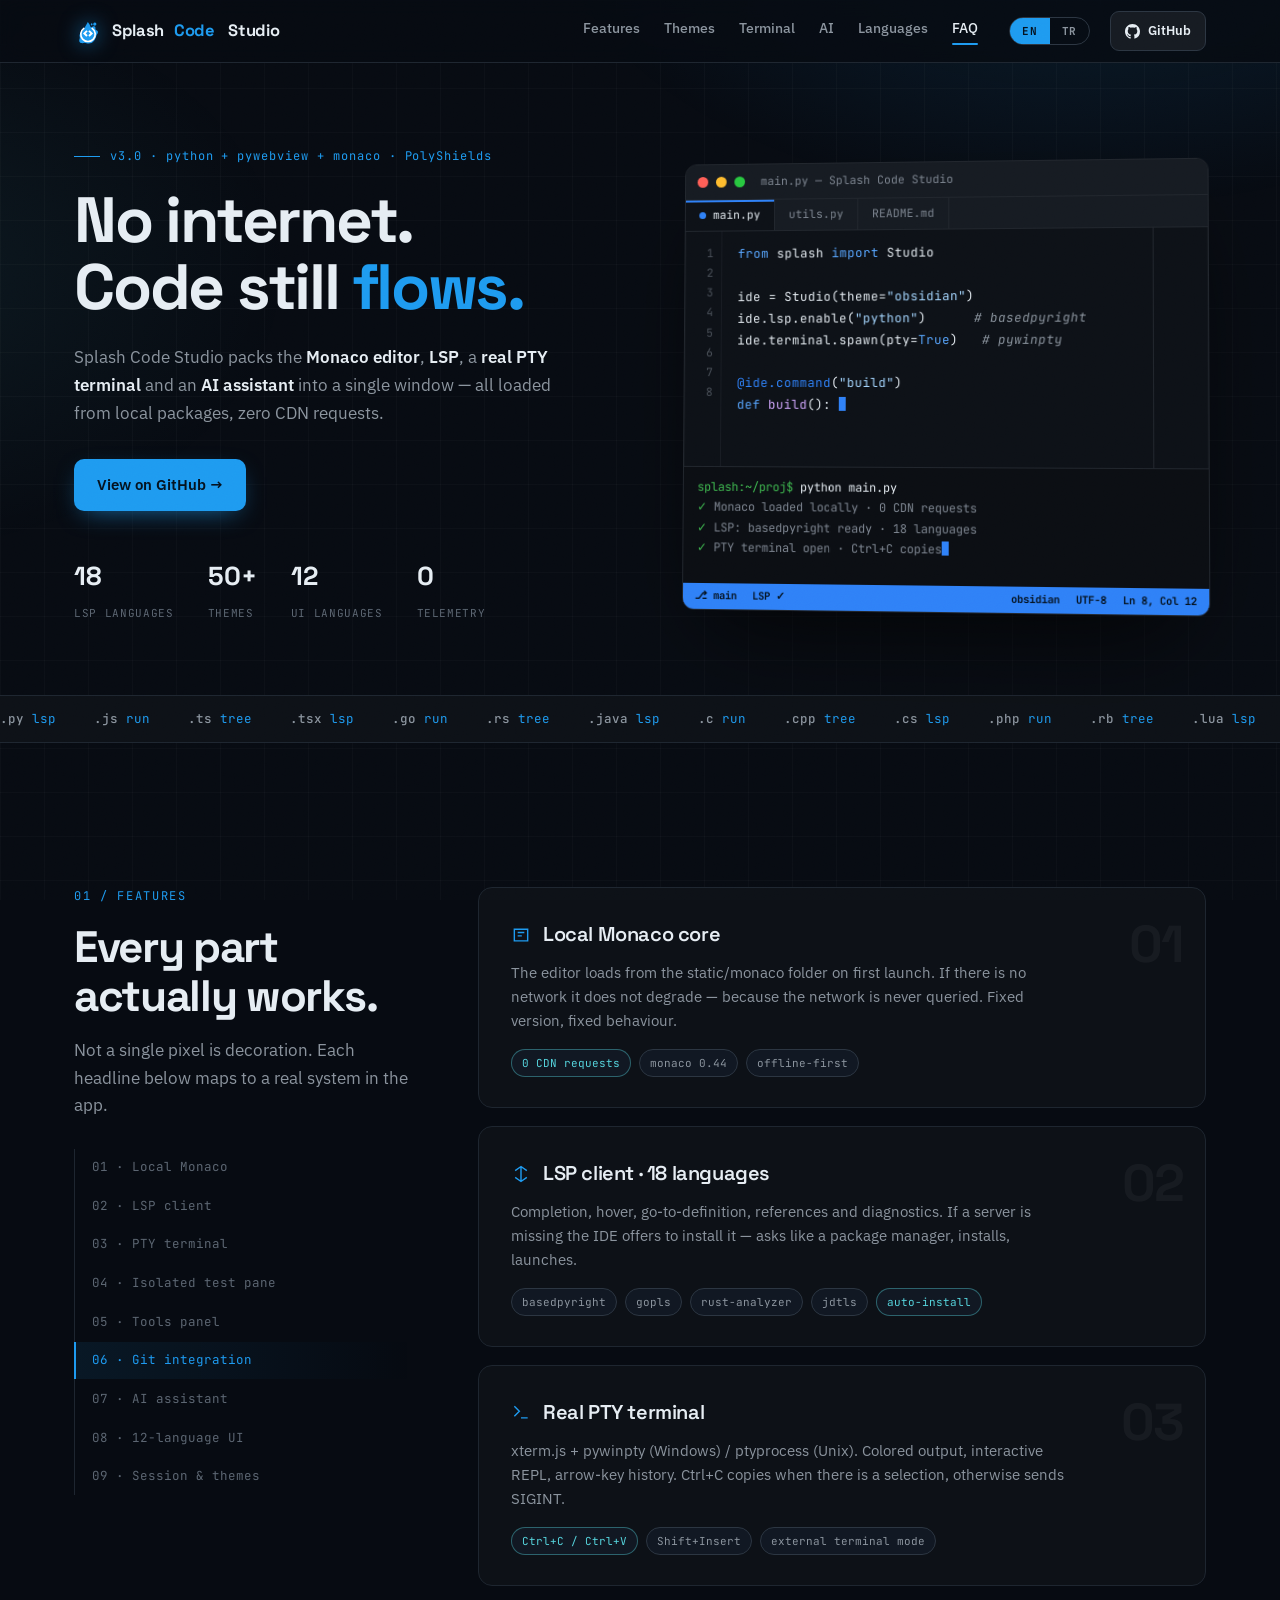
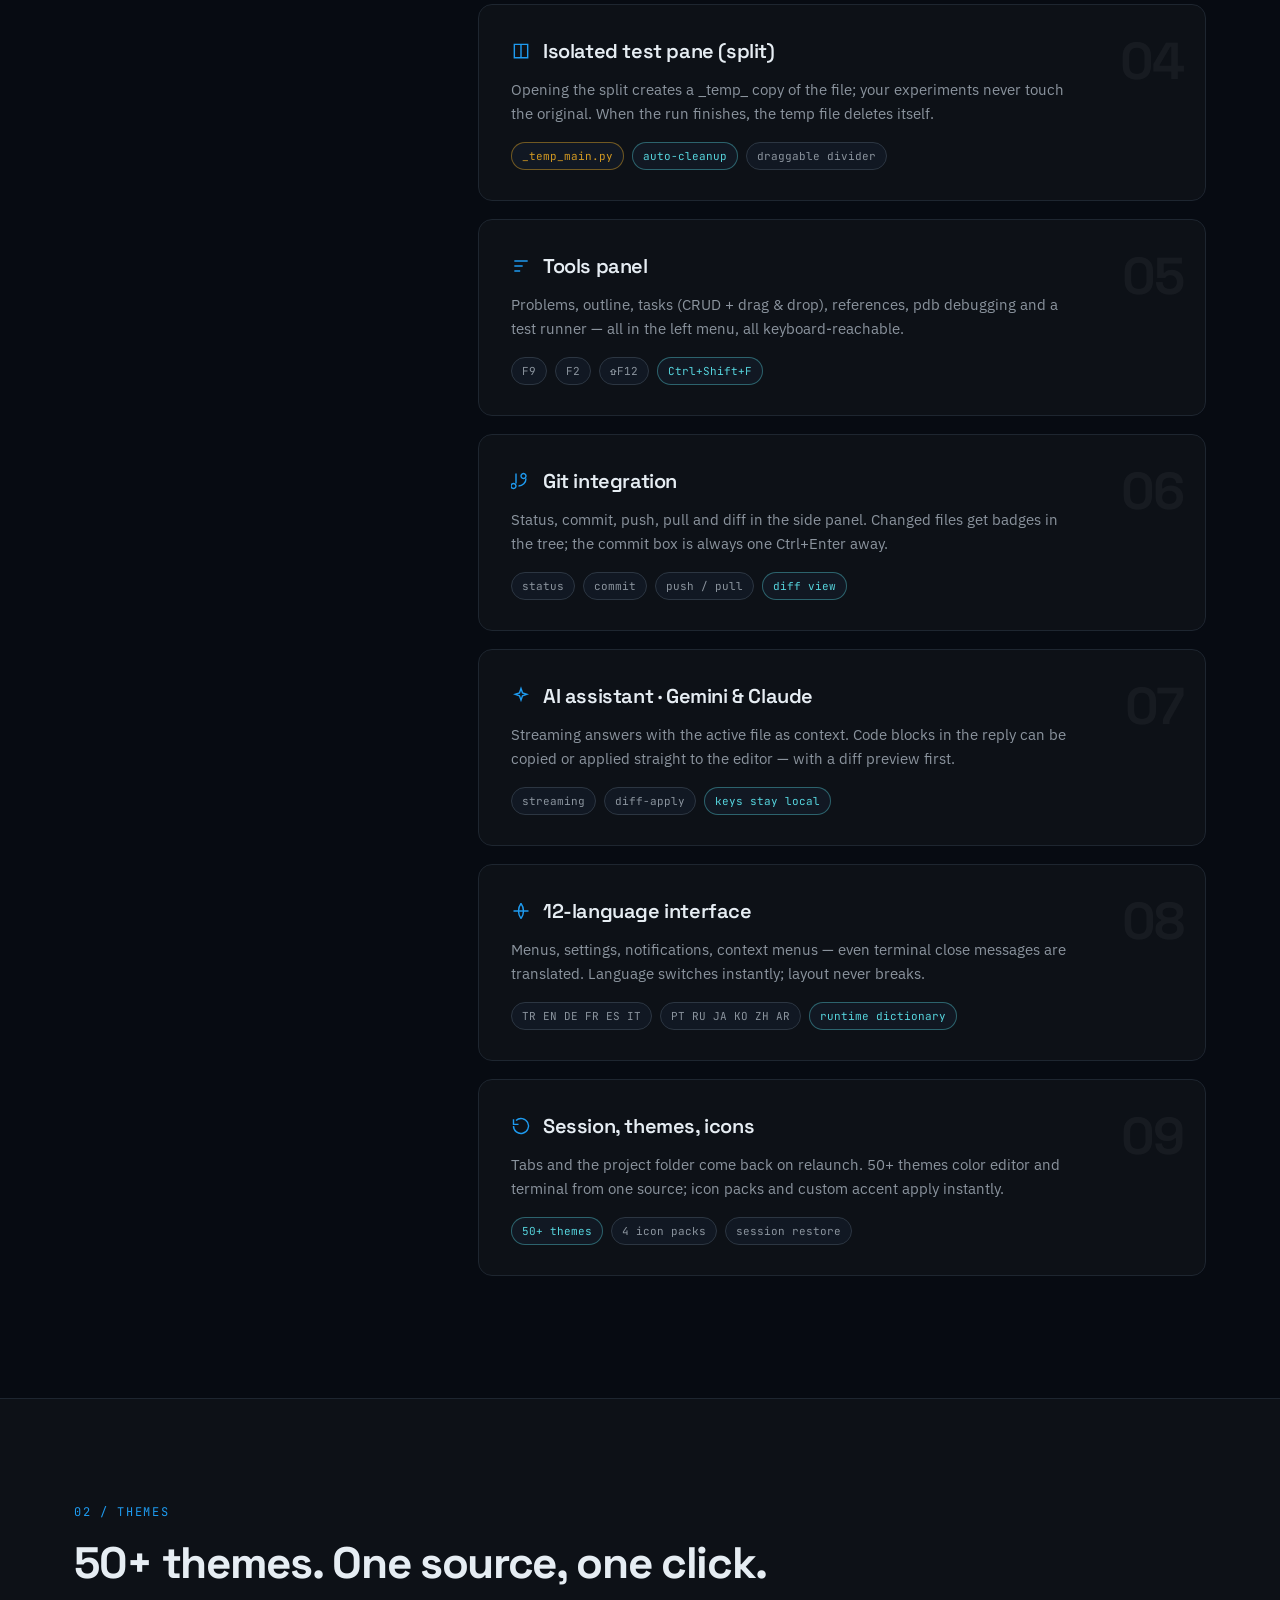
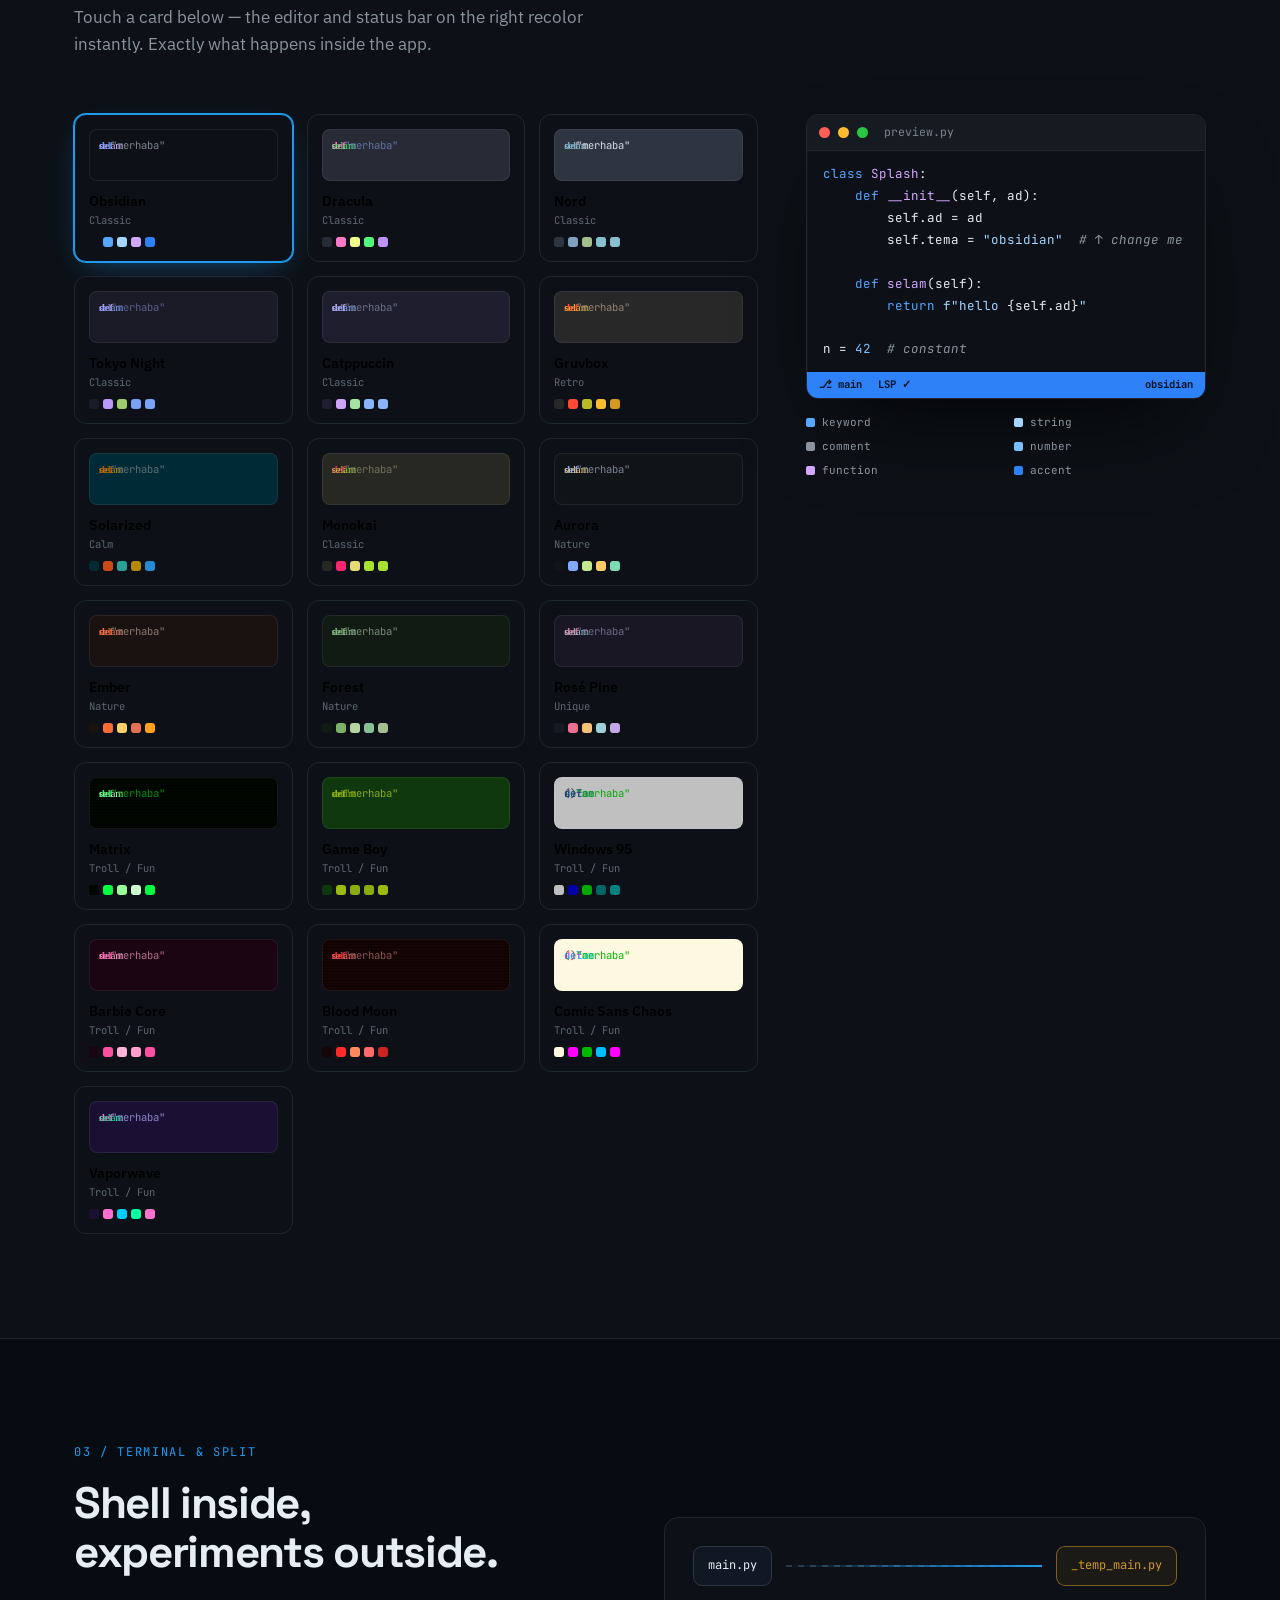
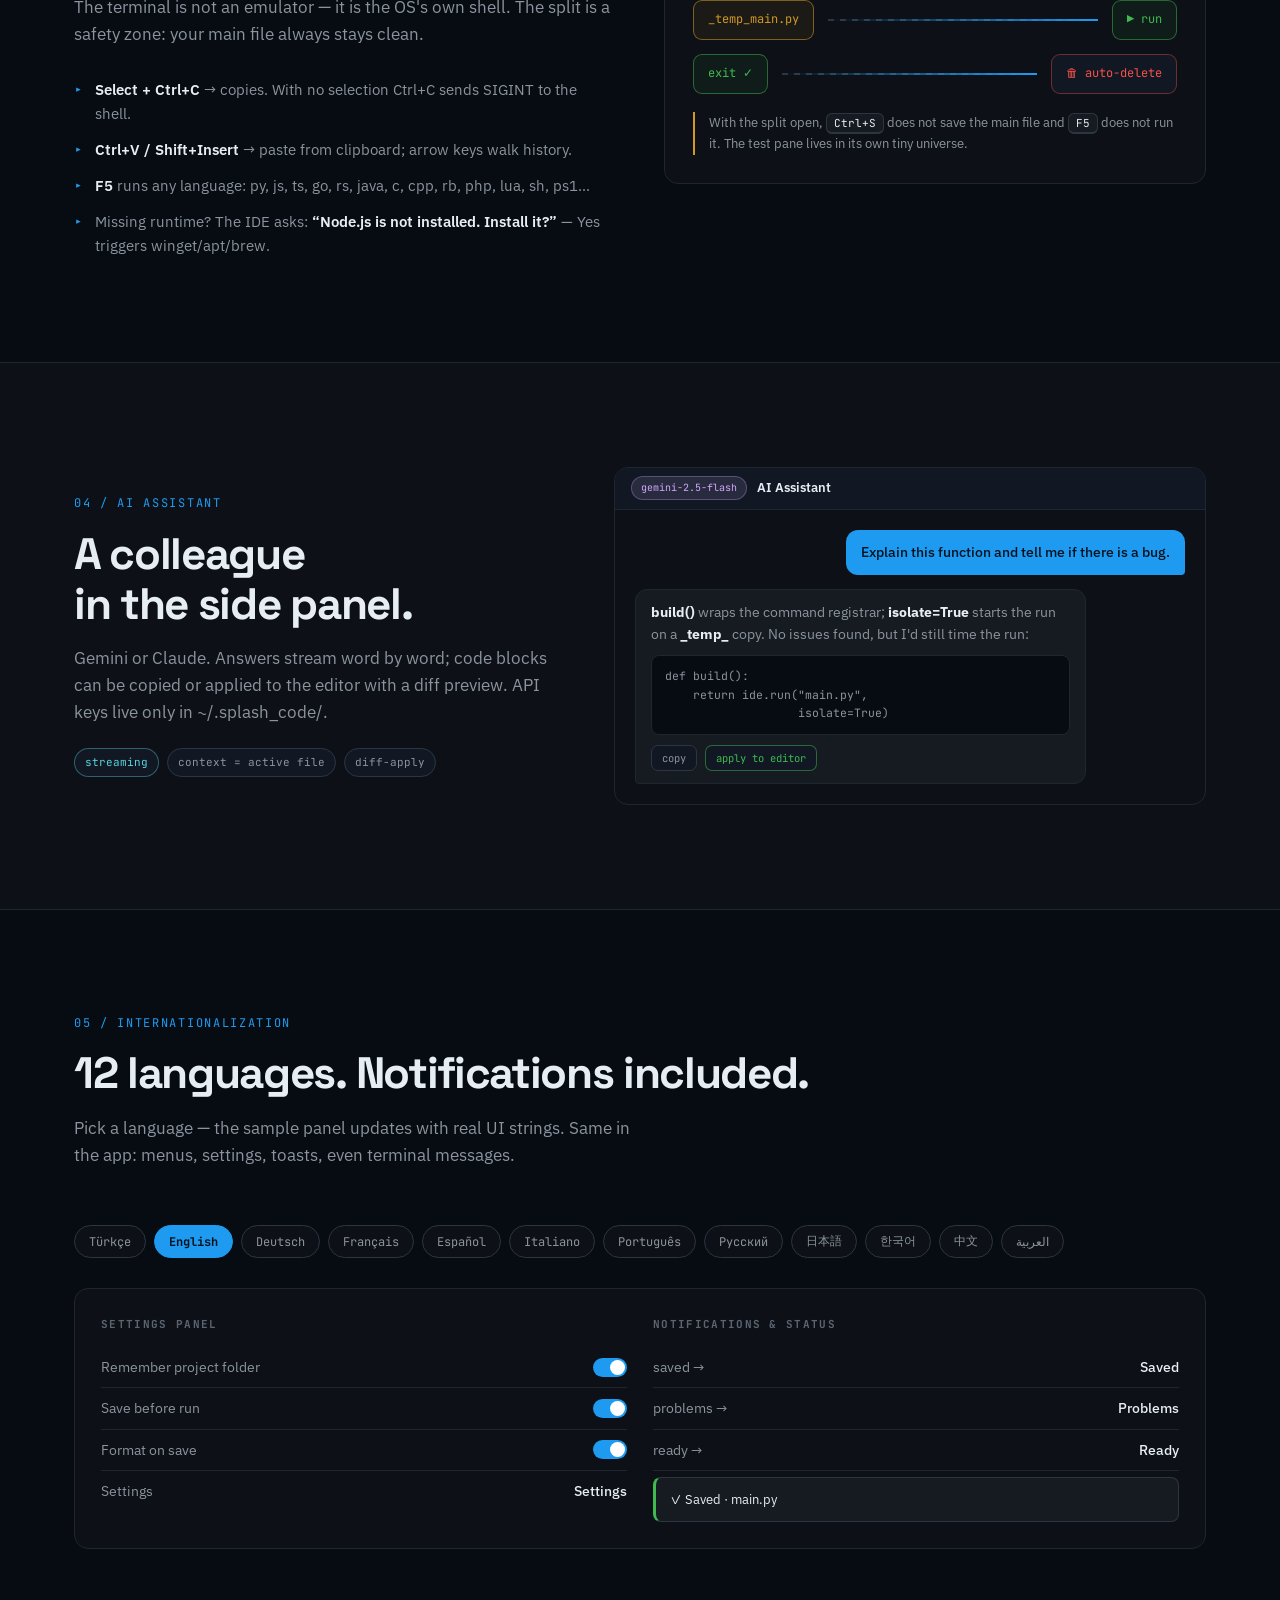
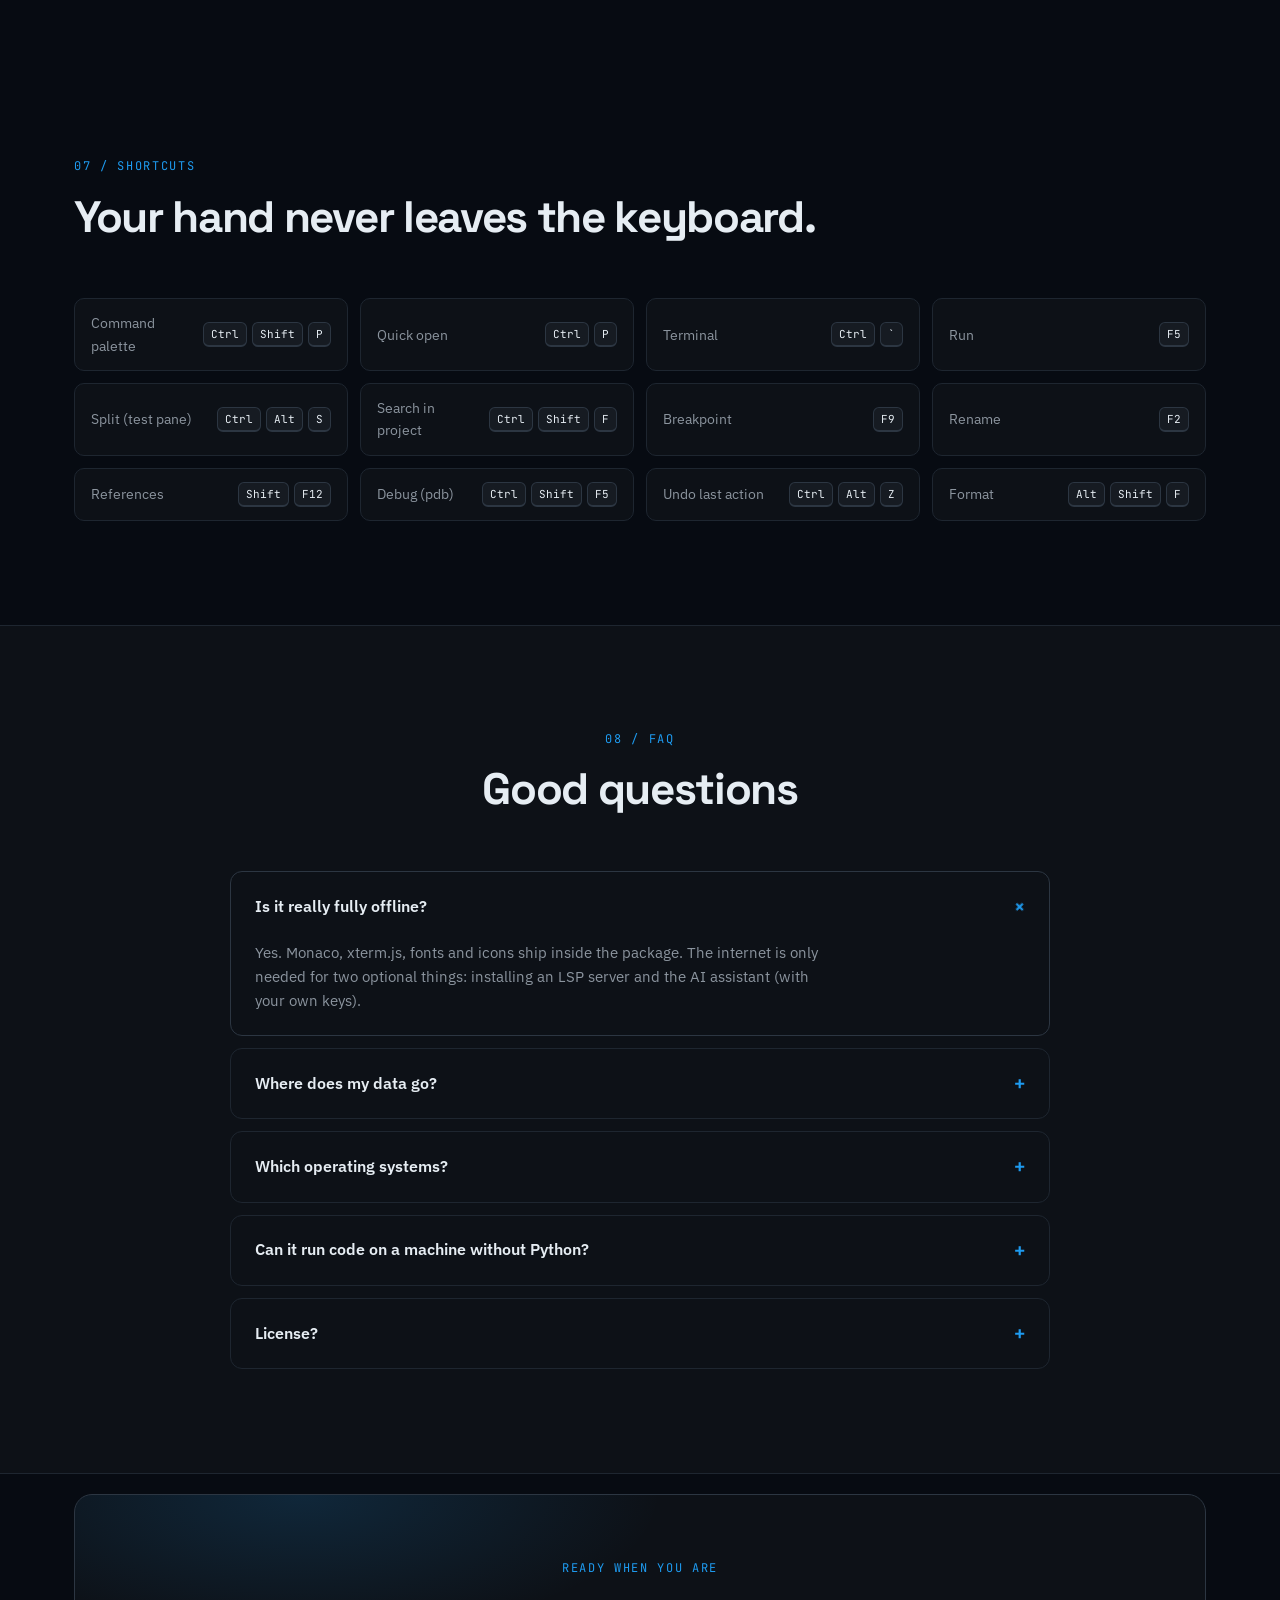
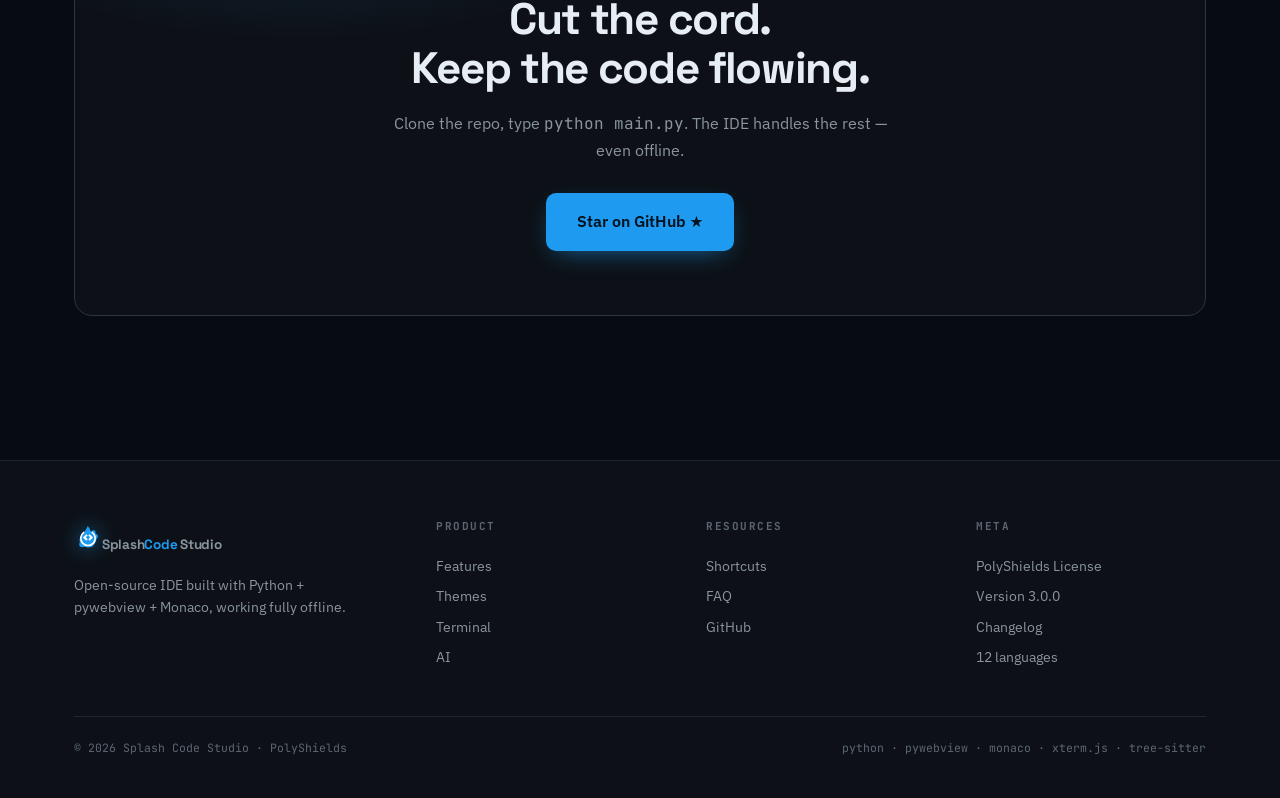
<file: docs/index.html>
<!DOCTYPE html>
<html lang="en">
<head>
<meta charset="UTF-8">
<meta name="viewport" content="width=device-width, initial-scale=1">
<title>Splash Code Studio — The Offline-First Modern IDE</title>
<meta name="description" content="Monaco, LSP, a real PTY terminal, an isolated test pane and an AI assistant — one window, fully offline. Open-source IDE built with Python + pywebview.">
<meta name="theme-color" content="#070B12">
<meta property="og:title" content="Splash Code Studio">
<meta property="og:description" content="No internet. Code still flows. Offline-first Monaco-based IDE in 12 languages.">
<meta property="og:image" content="https://picsum.photos/seed/splash-code-studio-ide/1200/630">
<meta property="og:type" content="website">
<link rel="icon" href="data:image/svg+xml,%3Csvg xmlns='http://www.w3.org/2000/svg' viewBox='0 0 512 512'%3E%3Cpath fill='%231E9BF0' d='M252 92C238 120 205 175 178 222C160 252 140 268 122 288C104 308 96 336 104 362C112 388 100 404 96 424C92 448 108 468 132 476C158 484 176 470 196 470C220 470 240 486 268 486C304 486 336 468 358 444C382 418 396 388 404 356C412 326 428 312 436 292C444 270 434 250 414 244C396 238 388 222 392 204C396 184 384 168 364 168C346 168 336 180 322 186C308 192 300 182 296 166C290 142 272 112 252 92Z'/%3E%3Cpath fill='none' stroke='%23fff' stroke-width='30' stroke-linecap='round' d='M332 208A132 132 0 1 1 180 208'/%3E%3Cpath fill='none' stroke='%23fff' stroke-width='36' d='M238 254L190 300L238 346M274 254L322 300L274 346'/%3E%3C/svg%3E">
<link rel="preconnect" href="https://fonts.googleapis.com">
<link rel="preconnect" href="https://fonts.gstatic.com" crossorigin>
<link href="https://fonts.googleapis.com/css2?family=Space+Grotesk:wght@500;600;700&family=IBM+Plex+Sans:wght@400;500;600&family=JetBrains+Mono:wght@400;500;700&display=swap" rel="stylesheet">
<style>
:root{
  --ink:#070B12; --panel:#0D1117; --panel2:#111823; --raise:#161B22;
  --line:#1E2630; --line2:#2C3642;
  --text:#E6EDF3; --dim:#8B949E; --faint:#5C6672;
  --brand:#1E9BF0; --accent:#2F81F7; --cyan:#56D4DD; --violet:#D2A8FF;
  --ok:#3FB950; --warn:#D29922; --err:#F85149;
  --m-bg:#0D1117; --m-bg2:#161B22; --m-line:#21262D; --m-text:#E6EDF3; --m-dim:#7D8590;
  --m-kw:#58A6FF; --m-str:#A5D6FF; --m-com:#8B949E; --m-num:#79C0FF; --m-fn:#D2A8FF; --m-acc:#2F81F7;
  --m-font:"JetBrains Mono",ui-monospace,Consolas,monospace;
  --disp:"Space Grotesk",system-ui,sans-serif;
  --body:"IBM Plex Sans",system-ui,sans-serif;
  --mono:"JetBrains Mono",ui-monospace,Consolas,monospace;
}
*{margin:0;padding:0;box-sizing:border-box}
html{scroll-behavior:smooth}
body{background:var(--ink);color:var(--text);font-family:var(--body);font-size:16px;line-height:1.65;-webkit-font-smoothing:antialiased;overflow-x:hidden}
::selection{background:rgba(30,155,240,.35);color:#fff}
::-webkit-scrollbar{width:11px}
::-webkit-scrollbar-track{background:var(--ink)}
::-webkit-scrollbar-thumb{background:var(--line2);border-radius:99px;border:3px solid var(--ink)}
::-webkit-scrollbar-thumb:hover{background:var(--brand)}
a{color:inherit;text-decoration:none}
button{font-family:inherit;cursor:pointer}
.wrap{max-width:1180px;margin:0 auto;padding:0 24px}
.mono{font-family:var(--mono)}
#noise{position:fixed;inset:0;z-index:60;pointer-events:none;opacity:.05;mix-blend-mode:overlay;
 background-image:url("data:image/svg+xml,%3Csvg xmlns='http://www.w3.org/2000/svg' width='160' height='160'%3E%3Cfilter id='n'%3E%3CfeTurbulence type='fractalNoise' baseFrequency='.9' numOctaves='3'/%3E%3C/filter%3E%3Crect width='160' height='160' filter='url(%23n)'/%3E%3C/svg%3E")}
#prog{position:fixed;top:0;left:0;height:2px;width:0;background:linear-gradient(90deg,var(--brand),var(--cyan));z-index:80;box-shadow:0 0 12px rgba(30,155,240,.8)}
.grid-bg{position:fixed;inset:0;z-index:-1;pointer-events:none;
 background:
  radial-gradient(900px 500px at 85% -10%,rgba(30,155,240,.14),transparent 60%),
  radial-gradient(700px 480px at -10% 30%,rgba(86,212,221,.07),transparent 60%),
  linear-gradient(rgba(255,255,255,.025) 1px,transparent 1px),
  linear-gradient(90deg,rgba(255,255,255,.025) 1px,transparent 1px);
 background-size:auto,auto,44px 44px,44px 44px}
nav{position:sticky;top:0;z-index:50;background:rgba(7,11,18,.85);backdrop-filter:blur(10px);border-bottom:1px solid var(--line)}
.nav-in{max-width:1180px;margin:0 auto;padding:0 24px;height:62px;display:flex;align-items:center;gap:20px}
.logo{display:flex;align-items:center;gap:10px;font-family:var(--disp);font-weight:700;font-size:16.5px;letter-spacing:-.02em;white-space:nowrap}
.logo svg{width:28px;height:28px;filter:drop-shadow(0 0 10px rgba(30,155,240,.55))}
.logo b{color:var(--brand)}
.nav-links{display:flex;gap:2px;margin-left:auto}
.nav-links a{font-size:13.5px;font-weight:500;color:var(--dim);padding:7px 11px;border-radius:8px;transition:.18s}
.nav-links a:hover{color:var(--text);background:var(--raise)}
.nav-links a.on{color:var(--text)}
.nav-links a.on::after{content:"";display:block;height:2px;background:var(--brand);border-radius:2px;margin-top:3px}
.langsw{display:flex;border:1px solid var(--line2);border-radius:999px;overflow:hidden;flex:none}
.langsw button{background:transparent;border:none;color:var(--dim);font-family:var(--mono);font-size:11px;font-weight:700;padding:6px 12px;letter-spacing:.06em;transition:.18s}
.langsw button.on{background:var(--brand);color:#04121F}
.langsw button:not(.on):hover{color:var(--text)}
.gh{display:inline-flex;align-items:center;gap:8px;background:var(--raise);border:1px solid var(--line2);padding:8px 14px;border-radius:9px;font-size:13px;font-weight:600;transition:.18s;flex:none}
.gh:hover{border-color:var(--brand);color:#fff;transform:translateY(-1px)}
@media(max-width:960px){.nav-links{display:none}.nav-in{gap:12px}.langsw{margin-left:auto}}
header.hero{padding:84px 0 40px;position:relative}
.hero-grid{display:grid;grid-template-columns:1.02fr .98fr;gap:56px;align-items:center}
.kicker{font-family:var(--mono);font-size:12px;color:var(--brand);letter-spacing:.08em;margin-bottom:20px;display:flex;align-items:center;gap:10px}
.kicker::before{content:"";width:26px;height:1px;background:var(--brand)}
h1{font-family:var(--disp);font-weight:700;font-size:clamp(38px,5.2vw,64px);line-height:1.05;letter-spacing:-.035em}
h1 .scr{color:var(--brand);font-style:normal}
.h-sub{margin-top:22px;color:var(--dim);font-size:17px;max-width:48ch}
.h-sub b{color:var(--text);font-weight:600}
.cta-row{margin-top:32px;display:flex;gap:14px;flex-wrap:wrap}
.btn{display:inline-flex;align-items:center;gap:10px;padding:13px 22px;border-radius:10px;font-weight:600;font-size:14.5px;border:1px solid transparent;transition:.2s}
.btn-p{background:var(--brand);color:#04121F;box-shadow:0 8px 26px -10px rgba(30,155,240,.7)}
.btn-p:hover{background:#3FB0FF;transform:translateY(-2px)}
.btn-g{border-color:var(--line2);color:var(--text);background:transparent}
.btn-g:hover{border-color:var(--brand);color:#fff;background:rgba(30,155,240,.08)}
.stats{margin-top:44px;display:grid;grid-template-columns:repeat(4,auto);gap:34px;justify-content:start}
.stat b{display:block;font-family:var(--disp);font-size:26px;font-weight:700}
.stat span{font-family:var(--mono);font-size:11px;color:var(--faint);letter-spacing:.06em;text-transform:uppercase}
@media(max-width:980px){.hero-grid{grid-template-columns:1fr}.stats{grid-template-columns:repeat(2,1fr)}}
.mock{background:var(--m-bg);border:1px solid var(--m-line);border-radius:12px;overflow:hidden;
 box-shadow:0 40px 90px -30px rgba(0,0,0,.85),0 0 0 1px rgba(255,255,255,.02) inset;
 font-family:var(--m-font);font-size:12.5px;transition:background .45s,border-color .45s}
.mock-bar{height:36px;background:var(--m-bg2);border-bottom:1px solid var(--m-line);display:flex;align-items:center;gap:8px;padding:0 12px}
.dot{width:11px;height:11px;border-radius:50%}
.dot.r{background:#FF5F57}.dot.y{background:#FEBC2E}.dot.g{background:#28C840}
.mock-title{margin-left:8px;color:var(--m-dim);font-size:11.5px}
.mock-tabs{display:flex;background:var(--m-bg2);border-bottom:1px solid var(--m-line);height:32px}
.mtab{padding:0 14px;display:flex;align-items:center;gap:7px;color:var(--m-dim);border-right:1px solid var(--m-line);font-size:11.5px}
.mtab.on{background:var(--m-bg);color:var(--m-text);box-shadow:inset 0 2px 0 var(--m-acc)}
.mtab i{width:7px;height:7px;border-radius:50%;background:var(--m-acc)}
.mock-body{display:grid;grid-template-columns:38px 1fr 54px;min-height:238px}
.ln{padding:12px 8px;text-align:right;color:var(--m-dim);opacity:.55;border-right:1px solid var(--m-line);line-height:1.75;font-size:11.5px;font-family:var(--m-font)}
.code{padding:12px 16px;line-height:1.75;white-space:pre;overflow:hidden;color:var(--m-text);font-family:var(--m-font);transition:color .45s}
.code .k{color:var(--m-kw)}.code .s{color:var(--m-str)}.code .c{color:var(--m-com);font-style:italic}
.code .n{color:var(--m-num)}.code .f{color:var(--m-fn)}.code .d{color:var(--m-acc)}
.mock.fx-scan .code,.mock.fx-scan .mock-term{background-image:repeating-linear-gradient(0deg,rgba(0,0,0,.3) 0 1px,transparent 1px 3px)}
.mock.fx-scan .code{text-shadow:0 0 7px currentColor}
.caret{display:inline-block;width:7px;height:14px;background:var(--m-acc);vertical-align:-2px;animation:blink 1s steps(2) infinite}
@keyframes blink{50%{opacity:0}}
.mini{padding:12px 8px;border-left:1px solid var(--m-line);display:flex;flex-direction:column;gap:4px}
.mini i{height:3px;border-radius:2px;background:var(--m-line2);opacity:.8}
.mock-term{border-top:1px solid var(--m-line);background:color-mix(in srgb,var(--m-bg) 82%,#000);padding:10px 14px;height:118px;overflow:hidden;color:var(--m-text);line-height:1.7;font-size:12px;font-family:var(--m-font)}
.mock-term .p{color:var(--ok)}
.mock-term .o{color:var(--m-dim)}
.mock-term .ok{color:var(--ok)}
.mock-status{height:26px;background:var(--m-acc);color:#04121F;display:flex;align-items:center;gap:16px;padding:0 12px;font-size:10.5px;font-weight:700;font-family:var(--mono)}
.hero-mock-wrap{perspective:1200px}
#heroMock{transform:rotateY(-4deg) rotateX(1.5deg);transition:transform .5s ease}
.marquee{border-block:1px solid var(--line);background:var(--panel);overflow:hidden;padding:13px 0;margin-top:70px}
.mq-track{display:flex;gap:38px;width:max-content;animation:mq 34s linear infinite;font-family:var(--mono);font-size:12.5px;color:var(--faint)}
.mq-track b{color:var(--dim);font-weight:500}
.mq-track em{color:var(--brand);font-style:normal}
@keyframes mq{to{transform:translateX(-50%)}}
section{padding:104px 0}
.sec-head{margin-bottom:56px}
.sec-tag{font-family:var(--mono);font-size:12px;color:var(--brand);letter-spacing:.14em;text-transform:uppercase;margin-bottom:16px;display:block}
h2{font-family:var(--disp);font-weight:700;font-size:clamp(28px,3.6vw,44px);letter-spacing:-.03em;line-height:1.12}
.mask{overflow:hidden;display:block}
.mask>span{display:block;transform:translateY(112%);transition:transform .8s cubic-bezier(.2,.8,.2,1)}
.in .mask>span,.mask.in>span{transform:none}
.sec-sub{color:var(--dim);margin-top:16px;max-width:58ch;font-size:16.5px}
.feat-grid{display:grid;grid-template-columns:340px 1fr;gap:64px;align-items:start}
.feat-side{position:sticky;top:96px}
.feat-idx{margin-top:30px;display:flex;flex-direction:column;gap:2px;border-left:1px solid var(--line)}
.feat-idx a{padding:8px 16px;font-family:var(--mono);font-size:12.5px;color:var(--faint);border-left:2px solid transparent;margin-left:-1px;transition:.2s}
.feat-idx a.on{color:var(--brand);border-left-color:var(--brand);background:linear-gradient(90deg,rgba(30,155,240,.09),transparent)}
.feat{border:1px solid var(--line);border-radius:14px;background:var(--panel);padding:30px 32px;margin-bottom:18px;position:relative;overflow:hidden;transition:border-color .25s,transform .25s}
.feat:hover{border-color:var(--line2);transform:translateY(-3px)}
.feat::before{content:attr(data-n);position:absolute;right:22px;top:14px;font-family:var(--disp);font-size:52px;font-weight:700;color:rgba(255,255,255,.045);letter-spacing:-.04em}
.feat h3{font-family:var(--disp);font-size:20px;font-weight:600;letter-spacing:-.02em;margin-bottom:10px;display:flex;align-items:center;gap:12px}
.feat h3 svg{width:20px;height:20px;stroke:var(--brand);fill:none;stroke-width:1.7;flex:none}
.feat p{color:var(--dim);font-size:14.5px;max-width:62ch}
.chips{margin-top:16px;display:flex;gap:8px;flex-wrap:wrap}
.chip{font-family:var(--mono);font-size:11px;color:var(--dim);border:1px solid var(--line2);background:var(--panel2);padding:4px 10px;border-radius:999px}
.chip.hi{color:var(--cyan);border-color:rgba(86,212,221,.4)}
@media(max-width:920px){.feat-grid{grid-template-columns:1fr}.feat-side{position:static}}
.lab{display:grid;grid-template-columns:1fr 400px;gap:48px;align-items:start}
.tgrid{display:grid;grid-template-columns:repeat(auto-fill,minmax(168px,1fr));gap:14px}
.tcard{border:1px solid var(--line);border-radius:12px;background:var(--panel);padding:14px;text-align:left;transition:.2s;position:relative}
.tcard:hover{transform:translateY(-3px);border-color:var(--line2)}
.tcard.on{border-color:var(--brand);box-shadow:0 0 0 1px var(--brand),0 10px 30px -14px rgba(30,155,240,.6)}
.tcard .sw{height:52px;border-radius:8px;margin-bottom:11px;border:1px solid rgba(255,255,255,.07);position:relative;overflow:hidden}
.tcard .sw code{position:absolute;left:9px;top:8px;font-family:var(--mono);font-size:10.5px;line-height:1.5}
.tcard b{font-size:13.5px;font-weight:600;display:block}
.tcard span{font-family:var(--mono);font-size:10.5px;color:var(--faint)}
.tcard .dots{display:flex;gap:4px;margin-top:9px}
.tcard .dots i{width:10px;height:10px;border-radius:3px}
.lab-side{position:sticky;top:96px}
.legend{margin-top:14px;display:grid;grid-template-columns:1fr 1fr;gap:6px 16px;font-family:var(--mono);font-size:11px;color:var(--dim)}
.legend i{display:inline-block;width:9px;height:9px;border-radius:2px;margin-right:7px;vertical-align:-1px}
@media(max-width:980px){.lab{grid-template-columns:1fr}.lab-side{position:static}}
.split-sec{display:grid;grid-template-columns:1fr 1fr;gap:48px;align-items:center}
.flow{border:1px solid var(--line);border-radius:14px;background:var(--panel);padding:28px}
.flow-row{display:flex;align-items:center;gap:14px;margin-bottom:14px}
.node{font-family:var(--mono);font-size:12px;padding:9px 14px;border-radius:9px;border:1px solid var(--line2);background:var(--panel2);color:var(--text)}
.node.tmp{border-color:rgba(210,153,34,.55);color:var(--warn);background:rgba(210,153,34,.07)}
.node.run{border-color:rgba(63,185,80,.5);color:var(--ok);background:rgba(63,185,80,.07)}
.arrow{flex:1;height:2px;background:repeating-linear-gradient(90deg,var(--line2) 0 6px,transparent 6px 12px);position:relative;overflow:visible}
.arrow::after{content:"";position:absolute;inset:0;background:linear-gradient(90deg,transparent,var(--brand));animation:flow 2.2s linear infinite}
@keyframes flow{from{transform:translateX(-100%)}to{transform:translateX(100%)}}
.flow-note{font-size:13px;color:var(--dim);margin-top:18px;border-left:2px solid var(--warn);padding-left:14px}
.tlist{margin-top:26px;display:flex;flex-direction:column;gap:12px}
.tlist li{list-style:none;display:flex;gap:12px;font-size:14.5px;color:var(--dim)}
.tlist li b{color:var(--text);font-weight:600}
.tlist li::before{content:"▸";color:var(--brand);font-family:var(--mono)}
kbd{font-family:var(--mono);font-size:11px;background:var(--raise);border:1px solid var(--line2);border-bottom-width:2px;border-radius:6px;padding:2px 7px;color:var(--text)}
@media(max-width:920px){.split-sec{grid-template-columns:1fr}}
.ai-sec{display:grid;grid-template-columns:.9fr 1.1fr;gap:56px;align-items:center}
.chat{border:1px solid var(--line);border-radius:14px;background:var(--panel);overflow:hidden}
.chat-bar{height:42px;border-bottom:1px solid var(--line);display:flex;align-items:center;gap:10px;padding:0 16px;background:var(--panel2)}
.chat-bar b{font-size:13px;font-weight:600}
.badge{font-family:var(--mono);font-size:10px;padding:3px 9px;border-radius:999px;background:rgba(210,168,255,.12);color:var(--violet);border:1px solid rgba(210,168,255,.3)}
.chat-body{padding:20px;display:flex;flex-direction:column;gap:14px;min-height:280px}
.bub{max-width:82%;padding:12px 15px;border-radius:12px;font-size:13.5px;line-height:1.6}
.bub.u{align-self:flex-end;background:var(--brand);color:#04121F;border-bottom-right-radius:4px;font-weight:500}
.bub.a{align-self:flex-start;background:var(--raise);border:1px solid var(--line);border-bottom-left-radius:4px;color:var(--dim)}
.bub.a b{color:var(--text)}
.bub pre{margin-top:10px;background:var(--ink);border:1px solid var(--line);border-radius:8px;padding:11px 13px;font-family:var(--mono);font-size:11.5px;color:var(--str);overflow-x:auto}
.bub .acts{margin-top:10px;display:flex;gap:8px}
.mini-btn{font-family:var(--mono);font-size:10.5px;padding:5px 10px;border-radius:7px;border:1px solid var(--line2);background:var(--panel2);color:var(--dim);transition:.15s}
.mini-btn:hover{color:var(--text);border-color:var(--brand)}
.mini-btn.pri{border-color:rgba(63,185,80,.5);color:var(--ok)}
@media(max-width:920px){.ai-sec{grid-template-columns:1fr}}
.lang-row{display:flex;gap:8px;flex-wrap:wrap;margin-bottom:30px}
.lchip{font-family:var(--mono);font-size:12px;padding:7px 14px;border-radius:999px;border:1px solid var(--line2);background:var(--panel);color:var(--dim);transition:.18s}
.lchip:hover{color:var(--text);border-color:var(--brand)}
.lchip.on{background:var(--brand);border-color:var(--brand);color:#04121F;font-weight:700}
.i18n-demo{border:1px solid var(--line);border-radius:14px;background:var(--panel);padding:26px;display:grid;grid-template-columns:1fr 1fr;gap:26px}
.i18n-col h4{font-family:var(--mono);font-size:11px;color:var(--faint);letter-spacing:.12em;text-transform:uppercase;margin-bottom:14px}
.irow{display:flex;justify-content:space-between;align-items:center;gap:12px;padding:9px 0;border-bottom:1px solid var(--line);font-size:13.5px;color:var(--dim)}
.irow:last-child{border:none}
.irow b{color:var(--text);font-weight:500;text-align:right}
.sw2{width:34px;height:19px;border-radius:99px;background:var(--brand);position:relative;flex:none}
.sw2::after{content:"";position:absolute;top:2px;right:2px;width:15px;height:15px;border-radius:50%;background:#fff}
.toast-demo{margin-top:6px;background:var(--raise);border:1px solid var(--line2);border-left:3px solid var(--ok);border-radius:8px;padding:11px 14px;font-size:13px;color:var(--text)}
@media(max-width:760px){.i18n-demo{grid-template-columns:1fr}}
.os-tabs{display:flex;gap:6px;margin-bottom:22px}
.os-tab{font-family:var(--mono);font-size:12.5px;padding:9px 18px;border-radius:9px 9px 0 0;border:1px solid var(--line);border-bottom:none;background:var(--panel);color:var(--dim)}
.os-tab.on{background:var(--raise);color:var(--text);box-shadow:inset 0 2px 0 var(--brand)}
.steps{border:1px solid var(--line);border-radius:0 14px 14px 14px;background:var(--panel);padding:28px}
.step{display:grid;grid-template-columns:44px 1fr;gap:18px;padding:18px 0;border-bottom:1px dashed var(--line)}
.step:last-child{border:none;padding-bottom:0}
.step-n{width:34px;height:34px;border-radius:50%;border:1px solid var(--line2);display:grid;place-items:center;font-family:var(--mono);font-size:13px;color:var(--brand);background:var(--panel2)}
.step h4{font-size:15px;font-weight:600;margin-bottom:9px}
.codebox{display:flex;align-items:center;gap:12px;background:var(--ink);border:1px solid var(--line);border-radius:9px;padding:11px 14px;margin-top:4px}
.codebox code{font-family:var(--mono);font-size:12.5px;color:var(--str);flex:1;overflow-x:auto;white-space:nowrap}
.copy{font-family:var(--mono);font-size:10.5px;color:var(--dim);background:var(--raise);border:1px solid var(--line2);border-radius:7px;padding:5px 10px;transition:.15s;flex:none}
.copy:hover{color:var(--text);border-color:var(--brand)}
.copy.done{color:var(--ok);border-color:rgba(63,185,80,.5)}
.ospane{display:none}.ospane.on{display:block}
.keys{display:grid;grid-template-columns:repeat(auto-fill,minmax(250px,1fr));gap:12px}
.keyrow{display:flex;justify-content:space-between;align-items:center;gap:14px;border:1px solid var(--line);border-radius:10px;background:var(--panel);padding:13px 16px;font-size:13.5px;color:var(--dim);transition:.18s}
.keyrow:hover{border-color:var(--line2);color:var(--text);transform:translateY(-2px)}
.keyrow .kk{display:flex;gap:5px;flex:none}
.faq{max-width:820px;margin:0 auto;display:flex;flex-direction:column;gap:12px}
details{border:1px solid var(--line);border-radius:12px;background:var(--panel);overflow:hidden}
details[open]{border-color:var(--line2)}
summary{list-style:none;cursor:pointer;padding:19px 24px;font-weight:600;font-size:15.5px;display:flex;align-items:center;gap:14px}
summary::-webkit-details-marker{display:none}
summary::after{content:"+";margin-left:auto;font-family:var(--mono);font-size:19px;color:var(--brand);transition:transform .3s}
details[open] summary::after{transform:rotate(45deg)}
details p{padding:0 24px 22px;color:var(--dim);font-size:14.5px;max-width:70ch}
.cta{border:1px solid var(--line2);border-radius:18px;background:radial-gradient(600px 240px at 20% 0%,rgba(30,155,240,.16),transparent 60%),var(--panel);padding:64px 48px;text-align:center}
.cta p{color:var(--dim);margin:16px auto 30px;max-width:52ch}
.cta .btn-p{font-size:15.5px;padding:15px 30px}
footer{border-top:1px solid var(--line);padding:56px 0 40px;margin-top:40px;background:var(--panel)}
.f-grid{display:grid;grid-template-columns:1.4fr 1fr 1fr 1fr;gap:40px}
.f-grid h5{font-family:var(--mono);font-size:11px;color:var(--faint);letter-spacing:.14em;text-transform:uppercase;margin-bottom:16px}
.f-grid a{display:block;color:var(--dim);font-size:13.5px;padding:4px 0;transition:.15s}
.f-grid a:hover{color:var(--brand)}
.f-brand p{color:var(--dim);font-size:13.5px;margin-top:14px;max-width:36ch}
.f-bot{margin-top:44px;padding-top:22px;border-top:1px solid var(--line);display:flex;justify-content:space-between;gap:20px;flex-wrap:wrap;font-family:var(--mono);font-size:11.5px;color:var(--faint)}
@media(max-width:860px){.f-grid{grid-template-columns:1fr 1fr}}
.rv{opacity:0;transform:translateY(26px);transition:opacity .7s cubic-bezier(.2,.8,.2,1),transform .7s cubic-bezier(.2,.8,.2,1)}
.rv.in{opacity:1;transform:none}
#toast{position:fixed;right:22px;bottom:22px;z-index:90;background:var(--raise);border:1px solid var(--line2);border-left:3px solid var(--ok);border-radius:10px;padding:13px 18px;font-size:13.5px;box-shadow:0 18px 44px rgba(0,0,0,.6);opacity:0;transform:translateY(14px);transition:.3s;pointer-events:none}
#toast.on{opacity:1;transform:none}
@media (prefers-reduced-motion: reduce){
  html{scroll-behavior:auto}
  *,*::before,*::after{animation-duration:.001s!important;animation-iteration-count:1!important;transition-duration:.001s!important}
  .rv{opacity:1;transform:none}.mask>span{transform:none}#heroMock{transform:none}
}
</style>
</head>
<body>
<div id="noise"></div><div class="grid-bg"></div><div id="prog"></div>

<nav>
  <div class="nav-in">
    <a class="logo" href="#top">
      <svg viewBox="0 0 512 512" aria-hidden="true">
        <path fill="#1E9BF0" d="M252 92C238 120 205 175 178 222C160 252 140 268 122 288C104 308 96 336 104 362C112 388 100 404 96 424C92 448 108 468 132 476C158 484 176 470 196 470C220 470 240 486 268 486C304 486 336 468 358 444C382 418 396 388 404 356C412 326 428 312 436 292C444 270 434 250 414 244C396 238 388 222 392 204C396 184 384 168 364 168C346 168 336 180 322 186C308 192 300 182 296 166C290 142 272 112 252 92Z"/>
        <path fill="#1E9BF0" d="M330 118c9 4 12 14 8 24c-4 10-14 14-22 10c-8-4-11-14-7-24C313 118 322 114 330 118Z"/>
        <path fill="#1E9BF0" d="M392 104c16 6 22 24 14 38c-8 14-26 20-40 14c-14-6-19-22-12-36C361 106 377 98 392 104Z"/>
        <path fill="#1E9BF0" d="M158 430c12 2 18 12 14 22c-4 12-20 22-34 20c-12-2-18-12-14-24C128 436 144 428 158 430Z"/>
        <path fill="none" stroke="#fff" stroke-width="30" stroke-linecap="round" d="M332 208A132 132 0 1 1 180 208"/>
        <path fill="none" stroke="#fff" stroke-width="36" d="M238 254L190 300L238 346M274 254L322 300L274 346"/>
      </svg>
      Splash<b>Code</b>&nbsp;Studio
    </a>
    <div class="nav-links" id="navLinks">
      <a href="#features" data-i18n="nav.features">Features</a>
      <a href="#themes" data-i18n="nav.themes">Themes</a>
      <a href="#terminal" data-i18n="nav.terminal">Terminal</a>
      <a href="#ai" data-i18n="nav.ai">AI</a>
      <a href="#langs" data-i18n="nav.langs">Languages</a>
      
      <a href="#faq" data-i18n="nav.faq">FAQ</a>
    </div>
    <div class="langsw" id="langSw" role="group" aria-label="Site language">
      <button data-l="en" class="on">EN</button><button data-l="tr">TR</button>
    </div>
    <a class="gh" href="https://github.com/Sparky-Family/Splash-Code-Studio" target="_blank" rel="noopener">
      <svg width="15" height="15" viewBox="0 0 16 16" fill="currentColor"><path d="M8 0C3.58 0 0 3.58 0 8c0 3.54 2.29 6.53 5.47 7.59.4.07.55-.17.55-.38 0-.19-.01-.82-.01-1.49-2.01.37-2.53-.49-2.69-.94-.09-.23-.48-.94-.82-1.13-.28-.15-.68-.52-.01-.53.63-.01 1.08.58 1.23.82.72 1.21 1.87.87 2.33.66.07-.52.28-.87.51-1.07-1.78-.2-3.64-.89-3.64-3.95 0-.87.31-1.59.82-2.15-.08-.2-.36-1.02.08-2.12 0 0 .67-.21 2.2.82.64-.18 1.32-.27 2-.27s1.36.09 2 .27c1.53-1.04 2.2-.82 2.2-.82.44 1.1.16 1.92.08 2.12.51.56.82 1.27.82 2.15 0 3.07-1.87 3.75-3.65 3.95.29.25.54.73.54 1.48 0 1.07-.01 1.93-.01 2.2 0 .21.15.46.55.38A8.01 8.01 0 0 0 16 8c0-4.42-3.58-8-8-8z"/></svg>
      GitHub
    </a>
  </div>
</nav>

<header class="hero" id="top">
  <div class="wrap hero-grid">
    <div>
      <span class="kicker" data-i18n="hero.kicker">v3.0 · python + pywebview + monaco · PolyShields</span>
      <h1><span data-i18n="hero.t1">No internet.</span><br><span data-i18n="hero.t2">Code still</span> <span class="scr" data-scramble="flows.">flows.</span></h1>
      <p class="h-sub" data-i18n-html="hero.sub">Splash Code Studio packs the <b>Monaco editor</b>, <b>LSP</b>, a <b>real PTY terminal</b> and an <b>AI assistant</b> into a single window — all loaded from local packages, zero CDN requests.</p>
      <div class="cta-row">
        <a class="btn btn-p" href="https://github.com/Sparky-Family/Splash-Code-Studio" target="_blank" rel="noopener" data-i18n="hero.cta1">View on GitHub →</a>
      </div>
      <div class="stats">
        <div class="stat"><b>18</b><span data-i18n="st.lsp">LSP languages</span></div>
        <div class="stat"><b>50+</b><span data-i18n="st.themes">themes</span></div>
        <div class="stat"><b>12</b><span data-i18n="st.ui">UI languages</span></div>
        <div class="stat"><b>0</b><span data-i18n="st.tele">telemetry</span></div>
      </div>
    </div>

    <div class="hero-mock-wrap rv">
      <div class="mock" id="heroMock">
        <div class="mock-bar"><span class="dot r"></span><span class="dot y"></span><span class="dot g"></span><span class="mock-title">main.py — Splash Code Studio</span></div>
        <div class="mock-tabs"><span class="mtab on"><i></i>main.py</span><span class="mtab">utils.py</span><span class="mtab">README.md</span></div>
        <div class="mock-body">
          <div class="ln">1<br>2<br>3<br>4<br>5<br>6<br>7<br>8</div>
          <div class="code"><span class="k">from</span> splash <span class="k">import</span> Studio

ide = Studio(theme=<span class="s">"obsidian"</span>)
ide.lsp.enable(<span class="s">"python"</span>)      <span class="c"># basedpyright</span>
ide.terminal.spawn(pty=<span class="k">True</span>)   <span class="c"># pywinpty</span>

<span class="d">@ide.command</span>(<span class="s">"build"</span>)
<span class="k">def</span> <span class="f">build</span>(): <span class="caret"></span></div>
          <div class="mini"><i style="width:70%"></i><i style="width:45%"></i><i style="width:82%"></i><i style="width:30%"></i><i style="width:60%"></i><i style="width:52%"></i><i style="width:74%"></i><i style="width:38%"></i></div>
        </div>
        <div class="mock-term" id="heroTerm"></div>
        <div class="mock-status"><span>⎇ main</span><span>LSP ✓</span><span style="margin-left:auto" id="heroThemeName">obsidian</span><span>UTF-8</span><span>Ln 8, Col 12</span></div>
      </div>
    </div>
  </div>
  <div class="marquee" aria-hidden="true"><div class="mq-track" id="mqTrack"></div></div>
</header>

<main>
<section id="features">
  <div class="wrap feat-grid">
    <aside class="feat-side rv">
      <span class="sec-tag" data-i18n="feat.tag">01 / Features</span>
      <h2 class="mask"><span data-i18n="feat.title">Every part actually works.</span></h2>
      <p class="sec-sub" data-i18n="feat.sub">Not a single pixel is decoration. Each headline below maps to a real system in the app.</p>
      <div class="feat-idx" id="featIdx">
        <a href="#f1" data-f="f1" data-i18n="i1">01 · Local Monaco</a>
        <a href="#f2" data-f="f2" data-i18n="i2">02 · LSP client</a>
        <a href="#f3" data-f="f3" data-i18n="i3">03 · PTY terminal</a>
        <a href="#f4" data-f="f4" data-i18n="i4">04 · Isolated test pane</a>
        <a href="#f5" data-f="f5" data-i18n="i5">05 · Tools panel</a>
        <a href="#f6" data-f="f6" data-i18n="i6">06 · Git integration</a>
        <a href="#f7" data-f="f7" data-i18n="i7">07 · AI assistant</a>
        <a href="#f8" data-f="f8" data-i18n="i8">08 · 12-language UI</a>
        <a href="#f9" data-f="f9" data-i18n="i9">09 · Session & themes</a>
      </div>
    </aside>
    <div>
      <article class="feat rv" id="f1" data-n="01"><h3><svg viewBox="0 0 24 24"><path d="M4 5h16v14H4z M8 9h8 M8 13h5"/></svg><span data-i18n="f1t">Local Monaco core</span></h3><p data-i18n="f1d">The editor loads from the static/monaco folder on first launch. If there is no network it does not degrade — because the network is never queried. Fixed version, fixed behaviour.</p><div class="chips"><span class="chip hi" data-i18n="f1c1">0 CDN requests</span><span class="chip">monaco 0.44</span><span class="chip" data-i18n="f1c3">offline-first</span></div></article>
      <article class="feat rv" id="f2" data-n="02"><h3><svg viewBox="0 0 24 24"><path d="M12 3v18 M5 8l7-5 7 5 M5 16l7 5 7-5"/></svg><span data-i18n="f2t">LSP client · 18 languages</span></h3><p data-i18n="f2d">Completion, hover, go-to-definition, references and diagnostics. If a server is missing the IDE offers to install it — asks like a package manager, installs, launches.</p><div class="chips"><span class="chip">basedpyright</span><span class="chip">gopls</span><span class="chip">rust-analyzer</span><span class="chip">jdtls</span><span class="chip hi" data-i18n="f2c4">auto-install</span></div></article>
      <article class="feat rv" id="f3" data-n="03"><h3><svg viewBox="0 0 24 24"><path d="M4 17l6-6-6-6 M12 19h8"/></svg><span data-i18n="f3t">Real PTY terminal</span></h3><p data-i18n="f3d">xterm.js + pywinpty (Windows) / ptyprocess (Unix). Colored output, interactive REPL, arrow-key history. Ctrl+C copies when there is a selection, otherwise sends SIGINT.</p><div class="chips"><span class="chip hi">Ctrl+C / Ctrl+V</span><span class="chip">Shift+Insert</span><span class="chip" data-i18n="f3c3">external terminal mode</span></div></article>
      <article class="feat rv" id="f4" data-n="04"><h3><svg viewBox="0 0 24 24"><path d="M4 4h16v16H4z M12 4v16"/></svg><span data-i18n="f4t">Isolated test pane (split)</span></h3><p data-i18n="f4d">Opening the split creates a _temp_ copy of the file; your experiments never touch the original. When the run finishes, the temp file deletes itself.</p><div class="chips"><span class="chip" style="color:var(--warn);border-color:rgba(210,153,34,.5)">_temp_main.py</span><span class="chip hi" data-i18n="f4c2">auto-cleanup</span><span class="chip" data-i18n="f4c3">draggable divider</span></div></article>
      <article class="feat rv" id="f5" data-n="05"><h3><svg viewBox="0 0 24 24"><path d="M4 6h16 M4 12h10 M4 18h7"/></svg><span data-i18n="f5t">Tools panel</span></h3><p data-i18n="f5d">Problems, outline, tasks (CRUD + drag & drop), references, pdb debugging and a test runner — all in the left menu, all keyboard-reachable.</p><div class="chips"><span class="chip">F9</span><span class="chip">F2</span><span class="chip">⇧F12</span><span class="chip hi">Ctrl+Shift+F</span></div></article>
      <article class="feat rv" id="f6" data-n="06"><h3><svg viewBox="0 0 24 24"><path d="M6 3v12 M18 6a3 3 0 1 0 0 .01 M6 18a3 3 0 1 0 0 .01 M18 9a9 9 0 0 1-9 9"/></svg><span data-i18n="f6t">Git integration</span></h3><p data-i18n="f6d">Status, commit, push, pull and diff in the side panel. Changed files get badges in the tree; the commit box is always one Ctrl+Enter away.</p><div class="chips"><span class="chip">status</span><span class="chip">commit</span><span class="chip">push / pull</span><span class="chip hi" data-i18n="f6c4">diff view</span></div></article>
      <article class="feat rv" id="f7" data-n="07"><h3><svg viewBox="0 0 24 24"><path d="M12 3l1.8 5.2L19 10l-5.2 1.8L12 17l-1.8-5.2L5 10l5.2-1.8z"/></svg><span data-i18n="f7t">AI assistant · Gemini & Claude</span></h3><p data-i18n="f7d">Streaming answers with the active file as context. Code blocks in the reply can be copied or applied straight to the editor — with a diff preview first.</p><div class="chips"><span class="chip">streaming</span><span class="chip">diff-apply</span><span class="chip hi" data-i18n="f7c3">keys stay local</span></div></article>
      <article class="feat rv" id="f8" data-n="08"><h3><svg viewBox="0 0 24 24"><path d="M12 3a15 15 0 0 1 0 18 M12 3a15 15 0 0 0 0 18 M3 12h18"/></svg><span data-i18n="f8t">12-language interface</span></h3><p data-i18n="f8d">Menus, settings, notifications, context menus — even terminal close messages are translated. Language switches instantly; layout never breaks.</p><div class="chips"><span class="chip">TR EN DE FR ES IT</span><span class="chip">PT RU JA KO ZH AR</span><span class="chip hi" data-i18n="f8c3">runtime dictionary</span></div></article>
      <article class="feat rv" id="f9" data-n="09"><h3><svg viewBox="0 0 24 24"><path d="M3 12a9 9 0 1 0 3-6.7 M3 4v6h6"/></svg><span data-i18n="f9t">Session, themes, icons</span></h3><p data-i18n="f9d">Tabs and the project folder come back on relaunch. 50+ themes color editor and terminal from one source; icon packs and custom accent apply instantly.</p><div class="chips"><span class="chip hi">50+ <span data-i18n="st.themes">themes</span></span><span class="chip" data-i18n="f9c2">4 icon packs</span><span class="chip" data-i18n="f9c3">session restore</span></div></article>
    </div>
  </div>
</section>

<section id="themes" style="background:var(--panel);border-block:1px solid var(--line)">
  <div class="wrap">
    <div class="sec-head rv">
      <span class="sec-tag" data-i18n="themes.tag">02 / Themes</span>
      <h2 class="mask"><span data-i18n="themes.title">50+ themes. One source, one click.</span></h2>
      <p class="sec-sub" data-i18n="themes.sub">Touch a card below — the editor and status bar on the right recolor instantly. Exactly what happens inside the app.</p>
    </div>
    <div class="lab">
      <div class="tgrid rv" id="themeGrid"></div>
      <aside class="lab-side rv">
        <div class="mock" id="themePreview">
          <div class="mock-bar"><span class="dot r"></span><span class="dot y"></span><span class="dot g"></span><span class="mock-title">preview.py</span></div>
          <div class="code" style="min-height:200px"><span class="k">class</span> <span class="f">Splash</span>:
    <span class="k">def</span> <span class="f">__init__</span>(self, ad):
        self.ad = ad
        self.tema = <span class="s">"obsidian"</span>  <span class="c"># ↑ change me</span>

    <span class="k">def</span> <span class="f">selam</span>(self):
        <span class="k">return</span> <span class="s">f"hello </span>{self.ad}<span class="s">"</span>

n = <span class="n">42</span>  <span class="c"># constant</span></div>
          <div class="mock-status"><span>⎇ main</span><span>LSP ✓</span><span style="margin-left:auto" id="prevThemeName">obsidian</span></div>
        </div>
        <div class="legend" id="legend"></div>
      </aside>
    </div>
  </div>
</section>

<section id="terminal">
  <div class="wrap split-sec">
    <div class="rv">
      <span class="sec-tag" data-i18n="term.tag">03 / Terminal & Split</span>
      <h2 class="mask"><span data-i18n-html="term.title">Shell inside,<br>experiments outside.</span></h2>
      <p class="sec-sub" style="margin-bottom:30px" data-i18n="term.sub">The terminal is not an emulator — it is the OS's own shell. The split is a safety zone: your main file always stays clean.</p>
      <ul class="tlist">
        <li><span data-i18n-html="term.li1"><b>Select + Ctrl+C</b> → copies. With no selection Ctrl+C sends SIGINT to the shell.</span></li>
        <li><span data-i18n-html="term.li2"><b>Ctrl+V / Shift+Insert</b> → paste from clipboard; arrow keys walk history.</span></li>
        <li><span data-i18n-html="term.li3"><b>F5</b> runs any language: py, js, ts, go, rs, java, c, cpp, rb, php, lua, sh, ps1…</span></li>
        <li><span data-i18n-html="term.li4">Missing runtime? The IDE asks: <b>“Node.js is not installed. Install it?”</b> — Yes triggers winget/apt/brew.</span></li>
      </ul>
    </div>
    <div class="flow rv">
      <div class="flow-row"><span class="node">main.py</span><span class="arrow"></span><span class="node tmp">_temp_main.py</span></div>
      <div class="flow-row"><span class="node tmp">_temp_main.py</span><span class="arrow"></span><span class="node run">▶ run</span></div>
      <div class="flow-row"><span class="node run">exit ✓</span><span class="arrow"></span><span class="node" style="color:var(--err);border-color:rgba(248,81,73,.4)">🗑 auto-delete</span></div>
      <p class="flow-note" data-i18n-html="flow.note">With the split open, <kbd>Ctrl+S</kbd> does not save the main file and <kbd>F5</kbd> does not run it. The test pane lives in its own tiny universe.</p>
    </div>
  </div>
</section>

<section id="ai" style="background:var(--panel);border-block:1px solid var(--line)">
  <div class="wrap ai-sec">
    <div class="rv">
      <span class="sec-tag" data-i18n="ai.tag">04 / AI Assistant</span>
      <h2 class="mask"><span data-i18n-html="ai.title">A colleague<br>in the side panel.</span></h2>
      <p class="sec-sub" data-i18n="ai.sub">Gemini or Claude. Answers stream word by word; code blocks can be copied or applied to the editor with a diff preview. API keys live only in ~/.splash_code/.</p>
      <div class="chips" style="margin-top:22px"><span class="chip hi">streaming</span><span class="chip" data-i18n="ai.c2">context = active file</span><span class="chip">diff-apply</span></div>
    </div>
    <div class="chat rv">
      <div class="chat-bar"><span class="badge">gemini-2.5-flash</span><b data-i18n="ai.bar">AI Assistant</b></div>
      <div class="chat-body">
        <div class="bub u" data-i18n="ai.user">Explain this function and tell me if there is a bug.</div>
        <div class="bub a"><span data-i18n-html="ai.a1"><b>build()</b> wraps the command registrar; <b>isolate=True</b> starts the run on a <b>_temp_</b> copy. No issues found, but I'd still time the run:</span><pre>def build():
    return ide.run("main.py",
                   isolate=True)</pre>
          <div class="acts"><button class="mini-btn" data-copy="def build():\n    return ide.run('main.py', isolate=True)" data-i18n="ai.copy">copy</button><button class="mini-btn pri" id="applyDemo" data-i18n="ai.apply">apply to editor</button></div>
        </div>
      </div>
    </div>
  </div>
</section>

<section id="langs">
  <div class="wrap">
    <div class="sec-head rv">
      <span class="sec-tag" data-i18n="i18n.tag">05 / Internationalization</span>
      <h2 class="mask"><span data-i18n="i18n.title">12 languages. Notifications included.</span></h2>
      <p class="sec-sub" data-i18n="i18n.sub">Pick a language — the sample panel updates with real UI strings. Same in the app: menus, settings, toasts, even terminal messages.</p>
    </div>
    <div class="lang-row rv" id="langRow"></div>
    <div class="i18n-demo rv">
      <div class="i18n-col"><h4 data-i18n="i18n.h1">Settings panel</h4>
        <div class="irow"><span data-k="rememberProject">Remember project folder</span><span class="sw2"></span></div>
        <div class="irow"><span data-k="saveBeforeRun">Save before run</span><span class="sw2"></span></div>
        <div class="irow"><span data-k="formatOnSave">Format on save</span><span class="sw2"></span></div>
        <div class="irow"><span data-k="settings">Settings</span><b data-k="settingsV">Settings</b></div>
      </div>
      <div class="i18n-col"><h4 data-i18n="i18n.h2">Notifications & status</h4>
        <div class="irow"><span data-k="saved">saved →</span><b data-k="savedV">Saved</b></div>
        <div class="irow"><span data-k="problems">problems →</span><b data-k="problemsV">Problems</b></div>
        <div class="irow"><span data-k="ready">ready →</span><b data-k="readyV">Ready</b></div>
        <div class="toast-demo" data-k="toastV">✓ Saved · main.py</div>
      </div>
    </div>
  </div>
</section>

<section id="shortcuts">
  <div class="wrap">
    <div class="sec-head rv">
      <span class="sec-tag" data-i18n="keys.tag">07 / Shortcuts</span>
      <h2 class="mask"><span data-i18n="keys.title">Your hand never leaves the keyboard.</span></h2>
    </div>
    <div class="keys rv">
      <div class="keyrow"><span data-i18n="k1">Command palette</span><span class="kk"><kbd>Ctrl</kbd><kbd>Shift</kbd><kbd>P</kbd></span></div>
      <div class="keyrow"><span data-i18n="k2">Quick open</span><span class="kk"><kbd>Ctrl</kbd><kbd>P</kbd></span></div>
      <div class="keyrow"><span data-i18n="k3">Terminal</span><span class="kk"><kbd>Ctrl</kbd><kbd>`</kbd></span></div>
      <div class="keyrow"><span data-i18n="k4">Run</span><span class="kk"><kbd>F5</kbd></span></div>
      <div class="keyrow"><span data-i18n="k5">Split (test pane)</span><span class="kk"><kbd>Ctrl</kbd><kbd>Alt</kbd><kbd>S</kbd></span></div>
      <div class="keyrow"><span data-i18n="k6">Search in project</span><span class="kk"><kbd>Ctrl</kbd><kbd>Shift</kbd><kbd>F</kbd></span></div>
      <div class="keyrow"><span data-i18n="k7">Breakpoint</span><span class="kk"><kbd>F9</kbd></span></div>
      <div class="keyrow"><span data-i18n="k8">Rename</span><span class="kk"><kbd>F2</kbd></span></div>
      <div class="keyrow"><span data-i18n="k9">References</span><span class="kk"><kbd>Shift</kbd><kbd>F12</kbd></span></div>
      <div class="keyrow"><span data-i18n="k10">Debug (pdb)</span><span class="kk"><kbd>Ctrl</kbd><kbd>Shift</kbd><kbd>F5</kbd></span></div>
      <div class="keyrow"><span data-i18n="k11">Undo last action</span><span class="kk"><kbd>Ctrl</kbd><kbd>Alt</kbd><kbd>Z</kbd></span></div>
      <div class="keyrow"><span data-i18n="k12">Format</span><span class="kk"><kbd>Alt</kbd><kbd>Shift</kbd><kbd>F</kbd></span></div>
    </div>
  </div>
</section>

<section id="faq" style="background:var(--panel);border-block:1px solid var(--line)">
  <div class="wrap">
    <div class="sec-head rv" style="text-align:center">
      <span class="sec-tag" data-i18n="faq.tag">08 / FAQ</span>
      <h2 class="mask"><span data-i18n="faq.title">Good questions</span></h2>
    </div>
    <div class="faq rv">
      <details open><summary data-i18n="q1">Is it really fully offline?</summary><p data-i18n="a1">Yes. Monaco, xterm.js, fonts and icons ship inside the package. The internet is only needed for two optional things: installing an LSP server and the AI assistant (with your own keys).</p></details>
      <details><summary data-i18n="q2">Where does my data go?</summary><p data-i18n-html="a2">Everything lives under <code class="mono">~/.splash_code/</code>: settings, session, tasks, logs. No telemetry, no analytics, no hidden requests — grep the source.</p></details>
      <details><summary data-i18n="q3">Which operating systems?</summary><p data-i18n-html="a3">Windows 10/11 (pywinpty), macOS and Linux (ptyprocess). An exe build is produced by <code class="mono">build_exe.py</code>; it runs on machines without Python installed.</p></details>
      <details><summary data-i18n="q4">Can it run code on a machine without Python?</summary><p data-i18n="q4a">Yes. The IDE carries its own interpreter; it can also keep a portable runtime next to the exe. If a language runtime is missing (node, go…) it offers a one-click install.</p></details>
      <details><summary data-i18n="q5">License?</summary><p data-i18n="a5">PolyShields. Free to use, modify and share. You can't rebrand it as your own or sell it as-is. Attribution required.</p></details>
    </div>
  </div>
</section>

<section style="padding-top:20px">
  <div class="wrap">
    <div class="cta rv">
      <span class="sec-tag" style="display:flex;justify-content:center" data-i18n="cta.tag">ready when you are</span>
      <h2 data-i18n-html="cta.title">Cut the cord.<br>Keep the code flowing.</h2>
      <p data-i18n-html="cta.sub">Clone the repo, type <span class="mono" style="color:var(--str)">python main.py</span>. The IDE handles the rest — even offline.</p>
      <a class="btn btn-p" href="https://github.com/Sparky-Family/Splash-Code-Studio" target="_blank" rel="noopener" data-i18n="cta.btn">Star on GitHub ★</a>
    </div>
  </div>
</section>
</main>

<footer>
  <div class="wrap">
    <div class="f-grid">
      <div class="f-brand">
        <a class="logo" href="#top"><svg viewBox="0 0 512 512" aria-hidden="true"><path fill="#1E9BF0" d="M252 92C238 120 205 175 178 222C160 252 140 268 122 288C104 308 96 336 104 362C112 388 100 404 96 424C92 448 108 468 132 476C158 484 176 470 196 470C220 470 240 486 268 486C304 486 336 468 358 444C382 418 396 388 404 356C412 326 428 312 436 292C444 270 434 250 414 244C396 238 388 222 392 204C396 184 384 168 364 168C346 168 336 180 322 186C308 192 300 182 296 166C290 142 272 112 252 92Z"/><path fill="none" stroke="#fff" stroke-width="30" stroke-linecap="round" d="M332 208A132 132 0 1 1 180 208"/><path fill="none" stroke="#fff" stroke-width="36" d="M238 254L190 300L238 346M274 254L322 300L274 346"/></svg>Splash<b>Code</b>&nbsp;Studio</a>
        <p data-i18n="foot.desc">Open-source IDE built with Python + pywebview + Monaco, working fully offline.</p>
      </div>
      <div><h5 data-i18n="foot.h1">Product</h5><a href="#features" data-i18n="nav.features">Features</a><a href="#themes" data-i18n="nav.themes">Themes</a><a href="#terminal" data-i18n="nav.terminal">Terminal</a><a href="#ai" data-i18n="nav.ai">AI</a></div>
      <div><h5 data-i18n="foot.h2">Resources</h5><a href="#shortcuts" data-i18n="foot.keys">Shortcuts</a><a href="#faq" data-i18n="nav.faq">FAQ</a><a href="https://github.com/Sparky-Family/Splash-Code-Studio" target="_blank" rel="noopener">GitHub</a></div>
      <div><h5 data-i18n="foot.h3">Meta</h5><a href="#" data-i18n="foot.lic">PolyShields License</a><a href="#" data-i18n="foot.ver">Version 3.0.0</a><a href="#" data-i18n="foot.log">Changelog</a><a href="#langs" data-i18n="foot.langs">12 languages</a></div>
    </div>
    <div class="f-bot"><span data-i18n="foot.bot1">© 2026 Splash Code Studio · PolyShields</span><span>python · pywebview · monaco · xterm.js · tree-sitter</span></div>
  </div>
</footer>

<div id="toast" data-i18n-html="toast">✓ Applied to code <span class="mono" style="color:var(--faint)">(demo)</span></div>

<script>
(function(){
"use strict";
var RM = window.matchMedia && matchMedia("(prefers-reduced-motion: reduce)").matches;

/* ================= SITE i18n (EN default) ================= */
var DICT = {
en:{
"doc.title":"Splash Code Studio — The Offline-First Modern IDE",
"nav.features":"Features","nav.themes":"Themes","nav.terminal":"Terminal","nav.ai":"AI","nav.langs":"Languages","nav.faq":"FAQ",
"hero.kicker":"v3.0 · python + pywebview + monaco · PolyShields",
"hero.t1":"No internet.","hero.t2":"Code still","hero.scr":"flows.",
"hero.sub":"Splash Code Studio packs the <b>Monaco editor</b>, <b>LSP</b>, a <b>real PTY terminal</b> and an <b>AI assistant</b> into a single window — all loaded from local packages, zero CDN requests.",
"hero.cta1":"View on GitHub →",
"st.lsp":"LSP languages","st.themes":"themes","st.ui":"UI languages","st.tele":"telemetry",
"feat.tag":"01 / Features","feat.title":"Every part actually works.","feat.sub":"Not a single pixel is decoration. Each headline below maps to a real system in the app.",
"i1":"01 · Local Monaco","i2":"02 · LSP client","i3":"03 · PTY terminal","i4":"04 · Isolated test pane","i5":"05 · Tools panel","i6":"06 · Git integration","i7":"07 · AI assistant","i8":"08 · 12-language UI","i9":"09 · Session & themes",
"f1t":"Local Monaco core","f1d":"The editor loads from the static/monaco folder on first launch. If there is no network it does not degrade — because the network is never queried. Fixed version, fixed behaviour.","f1c1":"0 CDN requests","f1c3":"offline-first",
"f2t":"LSP client · 18 languages","f2d":"Completion, hover, go-to-definition, references and diagnostics. If a server is missing the IDE offers to install it — asks like a package manager, installs, launches.","f2c4":"auto-install",
"f3t":"Real PTY terminal","f3d":"xterm.js + pywinpty (Windows) / ptyprocess (Unix). Colored output, interactive REPL, arrow-key history. Ctrl+C copies when there is a selection, otherwise sends SIGINT.","f3c3":"external terminal mode",
"f4t":"Isolated test pane (split)","f4d":"Opening the split creates a _temp_ copy of the file; your experiments never touch the original. When the run finishes, the temp file deletes itself.","f4c2":"auto-cleanup","f4c3":"draggable divider",
"f5t":"Tools panel","f5d":"Problems, outline, tasks (CRUD + drag & drop), references, pdb debugging and a test runner — all in the left menu, all keyboard-reachable.",
"f6t":"Git integration","f6d":"Status, commit, push, pull and diff in the side panel. Changed files get badges in the tree; the commit box is always one Ctrl+Enter away.","f6c4":"diff view",
"f7t":"AI assistant · Gemini & Claude","f7d":"Streaming answers with the active file as context. Code blocks in the reply can be copied or applied straight to the editor — with a diff preview first.","f7c3":"keys stay local",
"f8t":"12-language interface","f8d":"Menus, settings, notifications, context menus — even terminal close messages are translated. Language switches instantly; layout never breaks.","f8c3":"runtime dictionary",
"f9t":"Session, themes, icons","f9d":"Tabs and the project folder come back on relaunch. 50+ themes color editor and terminal from one source; icon packs and custom accent apply instantly.","f9c2":"4 icon packs","f9c3":"session restore",
"themes.tag":"02 / Themes","themes.title":"50+ themes. One source, one click.","themes.sub":"Touch a card below — the editor and status bar on the right recolor instantly. Exactly what happens inside the app.",
"cat.classic":"Classic","cat.nature":"Nature","cat.retro":"Retro","cat.calm":"Calm","cat.unique":"Unique","cat.fun":"Troll / Fun",
"lg.kw":"keyword","lg.str":"string","lg.com":"comment","lg.num":"number","lg.fn":"function","lg.acc":"accent",
"term.tag":"03 / Terminal & Split","term.title":"Shell inside,<br>experiments outside.","term.sub":"The terminal is not an emulator — it is the OS's own shell. The split is a safety zone: your main file always stays clean.",
"term.li1":"<b>Select + Ctrl+C</b> → copies. With no selection Ctrl+C sends SIGINT to the shell.",
"term.li2":"<b>Ctrl+V / Shift+Insert</b> → paste from clipboard; arrow keys walk history.",
"term.li3":"<b>F5</b> runs any language: py, js, ts, go, rs, java, c, cpp, rb, php, lua, sh, ps1…",
"term.li4":"Missing runtime? The IDE asks: <b>“Node.js is not installed. Install it?”</b> — Yes triggers winget/apt/brew.",
"flow.note":"With the split open, <kbd>Ctrl+S</kbd> does not save the main file and <kbd>F5</kbd> does not run it. The test pane lives in its own tiny universe.",
"to1":"Monaco loaded locally · 0 CDN requests","to2":"LSP: basedpyright ready · 18 languages","to3":"PTY terminal open · Ctrl+C copies","to4":"theme applied · editor + terminal","to5":"→ status bar recolored",
"ai.tag":"04 / AI Assistant","ai.title":"A colleague<br>in the side panel.","ai.sub":"Gemini or Claude. Answers stream word by word; code blocks can be copied or applied to the editor with a diff preview. API keys live only in ~/.splash_code/.","ai.c2":"context = active file","ai.bar":"AI Assistant",
"ai.user":"Explain this function and tell me if there is a bug.",
"ai.a1":"<b>build()</b> wraps the command registrar; <b>isolate=True</b> starts the run on a <b>_temp_</b> copy. No issues found, but I'd still time the run:",
"ai.copy":"copy","ai.apply":"apply to editor",
"i18n.tag":"05 / Internationalization","i18n.title":"12 languages. Notifications included.","i18n.sub":"Pick a language — the sample panel updates with real UI strings. Same in the app: menus, settings, toasts, even terminal messages.","i18n.h1":"Settings panel","i18n.h2":"Notifications & status",

"cp":"copy",
"keys.tag":"07 / Shortcuts","keys.title":"Your hand never leaves the keyboard.",
"k1":"Command palette","k2":"Quick open","k3":"Terminal","k4":"Run","k5":"Split (test pane)","k6":"Search in project","k7":"Breakpoint","k8":"Rename","k9":"References","k10":"Debug (pdb)","k11":"Undo last action","k12":"Format",
"faq.tag":"08 / FAQ","faq.title":"Good questions",
"q1":"Is it really fully offline?","a1":"Yes. Monaco, xterm.js, fonts and icons ship inside the package. The internet is only needed for two optional things: installing an LSP server and the AI assistant (with your own keys).",
"q2":"Where does my data go?","a2":"Everything lives under <code class=\"mono\">~/.splash_code/</code>: settings, session, tasks, logs. No telemetry, no analytics, no hidden requests — grep the source.",
"q3":"Which operating systems?","a3":"Windows 10/11 (pywinpty), macOS and Linux (ptyprocess). An exe build is produced by <code class=\"mono\">build_exe.py</code>; it runs on machines without Python installed.",
"q4":"Can it run code on a machine without Python?","q4a":"Yes. The IDE carries its own interpreter; it can also keep a portable runtime next to the exe. If a language runtime is missing (node, go…) it offers a one-click install.",
"q5":"License?","a5":"PolyShields. Free to use, modify and share. You can't rebrand it as your own or sell it as-is. Attribution required.",
"cta.tag":"ready when you are","cta.title":"Cut the cord.<br>Keep the code flowing.","cta.sub":"Clone the repo, type <span class=\"mono\" style=\"color:var(--str)\">python main.py</span>. The IDE handles the rest — even offline.","cta.btn":"Star on GitHub ★",
"foot.desc":"Open-source IDE built with Python + pywebview + Monaco, working fully offline.","foot.h1":"Product","foot.h2":"Resources","foot.h3":"Meta","foot.keys":"Shortcuts","foot.lic":"PolyShields License","foot.ver":"Version 3.0.0","foot.log":"Changelog","foot.langs":"12 languages","foot.bot1":"© 2026 Splash Code Studio · PolyShields",
"toast":"✓ Applied to code <span class=\"mono\" style=\"color:var(--faint)\">(demo)</span>"
},
tr:{
"doc.title":"Splash Code Studio — Çevrimdışı Çalışan Modern IDE",
"nav.features":"Özellikler","nav.themes":"Temalar","nav.terminal":"Terminal","nav.ai":"AI","nav.langs":"Diller","nav.faq":"SSS",
"hero.kicker":"v3.0 · python + pywebview + monaco · PolyShields",
"hero.t1":"İnternet yok.","hero.t2":"Kod yine de","hero.scr":"akıyor.",
"hero.sub":"Splash Code Studio; <b>Monaco editörü</b>, <b>LSP</b>, <b>gerçek PTY terminal</b> ve <b>AI asistanı</b> tek bir pencerede toplar — tamamı yerel paketten yüklenir, tek bir CDN isteği atmaz.",
"hero.cta1":"GitHub'da inceleyin →",
"st.lsp":"LSP dili","st.themes":"tema","st.ui":"arayüz dili","st.tele":"telemetri",
"feat.tag":"01 / Özellikler","feat.title":"Her parçası gerçekten çalışır.","feat.sub":"Süs için eklenmiş tek bir piksel yok. Aşağıdaki her başlık, uygulamada birebir karşılığı olan bir sistem.",
"i1":"01 · Yerel Monaco","i2":"02 · LSP istemcisi","i3":"03 · PTY terminal","i4":"04 · İzole test alanı","i5":"05 · Araçlar paneli","i6":"06 · Git entegrasyonu","i7":"07 · AI asistan","i8":"08 · 12 dil arayüz","i9":"09 · Oturum & tema",
"f1t":"Yerel Monaco çekirdeği","f1d":"Editör ilk açılışta static/monaco klasöründen yüklenir. Ağ yoksa degrade olmaz; çünkü ağ hiç aranmaz. Sürüm sabit, davranış sabit.","f1c1":"0 CDN isteği","f1c3":"offline-first",
"f2t":"LSP istemcisi · 18 dil","f2d":"Tamamlama, hover, tanıma git, referanslar ve tanılama. Sunucu eksikse IDE kendi kurulumunu teklif eder — bir paket yöneticisi gibi sorar, kurar, başlatır.","f2c4":"oto-kurulum",
"f3t":"Gerçek PTY terminal","f3d":"xterm.js + pywinpty (Windows) / ptyprocess (Unix). Renkli çıktı, interaktif REPL, ok tuşu geçmişi. Seçim varsa Ctrl+C kopyalar, yoksa SIGINT gönderir.","f3c3":"harici terminal modu",
"f4t":"İzole test alanı (split)","f4d":"Split açıldığında dosyanın _temp_ örneği oluşturulur; denemeleriniz ana dosyaya asla değmez. Çalıştırma bittiğinde geçici dosya kendini siler.","f4c2":"oto-temizlik","f4c3":"sürüklenebilir ayıraç",
"f5t":"Araçlar paneli","f5d":"Sorunlar, outline, görevler (CRUD + sürükle-bırak), referanslar, pdb debug ve test koşucusu — hepsi sol menüde, hepsi klavyeyle erişilir.",
"f6t":"Git entegrasyonu","f6d":"Durum, commit, push, pull ve diff yan panelde. Değişen dosyalar ağaçta rozetle işaretlenir; commit mesajı kutusu her zaman bir Ctrl+Enter uzağında.","f6c4":"diff görünümü",
"f7t":"AI asistan · Gemini & Claude","f7d":"Akışlı yanıtlar, bağlam olarak aktif dosya. Yanıtın içindeki kod blokları kopyalanabilir ya da diff önizlemesiyle doğrudan editöre uygulanabilir.","f7c3":"anahtarlar yerelde",
"f8t":"12 dilde arayüz","f8d":"Menüler, ayarlar, bildirimler, bağlam menüleri — hatta terminal kapanış mesajları bile çevrilir. Dil değişimi anında uygulanır, yerleşim asla bozulmaz.","f8c3":"çalışma-zamanı sözlüğü",
"f9t":"Oturum, tema, ikonlar","f9d":"Sekmeler ve proje klasörü yeniden açılışta geri gelir. 50+ tema editör ile terminali aynı kaynaktan boyar; ikon paketleri ve özel vurgu anında uygulanır.","f9c2":"4 ikon paketi","f9c3":"oturum geri yükleme",
"themes.tag":"02 / Temalar","themes.title":"50+ tema. Tek kaynak, tek tık.","themes.sub":"Aşağıdaki kartlara dokunun — sağdaki editör ve durum çubuğu anında yeniden boyanır. Uygulamanın içinde olan bitenin birebir aynısı.",
"cat.classic":"Klasik","cat.nature":"Doğa","cat.retro":"Retro","cat.calm":"Sade","cat.unique":"Özgün","cat.fun":"Troll / Eğlenceli",
"lg.kw":"anahtar","lg.str":"string","lg.com":"yorum","lg.num":"sayı","lg.fn":"fonksiyon","lg.acc":"vurgu",
"term.tag":"03 / Terminal & Split","term.title":"Kabuk içeride,<br>denemeler dışarıda.","term.sub":"Terminal bir öykünücü değil — işletim sisteminin kendi kabuğu. Split ise bir güvenlik alanı: ana dosyanız her zaman temiz kalır.",
"term.li1":"<b>Seç + Ctrl+C</b> → kopyalar. Seçim yoksa Ctrl+C kabuğa SIGINT gider.",
"term.li2":"<b>Ctrl+V / Shift+Insert</b> → panodan yapıştırır; ok tuşları geçmişi gezdirir.",
"term.li3":"<b>F5</b> her dili çalıştırır: py, js, ts, go, rs, java, c, cpp, rb, php, lua, sh, ps1…",
"term.li4":"Runtime eksikse IDE sorar: <b>“Node.js kurulu değil. Kurulsun mu?”</b> — Evet deyince winget/apt/brew devreye girer.",
"flow.note":"Split açıkken <kbd>Ctrl+S</kbd> ana dosyayı kaydetmez, <kbd>F5</kbd> ana dosyayı çalıştırmaz. Test alanı tamamen kendi küçücük evreninde yaşar.",
"to1":"Monaco yerel yüklendi · 0 CDN isteği","to2":"LSP: basedpyright hazır · 18 dil","to3":"PTY terminal açıldı · Ctrl+C kopyalar","to4":"tema uygulandı · editör + terminal","to5":"→ durum çubuğu yeniden boyandı",
"ai.tag":"04 / AI Asistan","ai.title":"Yan panelde bir<br>meslektaş.","ai.sub":"Gemini veya Claude. Yanıtlar kelime kelime akar; kod blokları kopyalanabilir ya da diff önizlemesiyle doğrudan editöre uygulanabilir. API anahtarları yalnızca ~/.splash_code/ içinde durur.","ai.c2":"bağlam = aktif dosya","ai.bar":"AI Asistan",
"ai.user":"Bu fonksiyonu açıkla ve bir bug var mı söyle.",
"ai.a1":"<b>build()</b> komut kaydedicisini sarıyor; <b>isolate=True</b> koşuyu <b>_temp_</b> kopyada başlatır. Bir sorun yok, ama yine de koşuyu zamanlamanı öneririm:",
"ai.copy":"kopyala","ai.apply":"editöre uygula",
"i18n.tag":"05 / Uluslararasılaştırma","i18n.title":"12 dil. Bildirimler dahil.","i18n.sub":"Bir dil seçin — örnek panel gerçek arayüz string'leriyle güncellenir. Uygulamada da aynısı olur: menüler, ayarlar, toast'lar, hatta terminal mesajları.","i18n.h1":"Ayarlar paneli","i18n.h2":"Bildirim & durum",

"cp":"kopyala",
"keys.tag":"07 / Kısayollar","keys.title":"Elin klavyeden hiç inmesin.",
"k1":"Komut paleti","k2":"Hızlı dosya","k3":"Terminal","k4":"Çalıştır","k5":"Split (test alanı)","k6":"Projede ara","k7":"Breakpoint","k8":"Yeniden adlandır","k9":"Referanslar","k10":"Debug (pdb)","k11":"Son işlemi geri al","k12":"Biçimlendir",
"faq.tag":"08 / SSS","faq.title":"Merak edilenler",
"q1":"Gerçekten tamamen çevrimdışı mı?","a1":"Evet. Monaco, xterm.js, fontlar ve ikonlar yerel paketten gelir. İnternet yalnızca isteğe bağlı iki şey için gerekir: LSP sunucusu kurulumu ve AI asistan (kendi anahtarınızla).",
"q2":"Verilerim nereye yazılıyor?","a2":"Tamamı <code class=\"mono\">~/.splash_code/</code> altına: ayarlar, oturum, görevler, log. Telemetri, analitik veya gizli istek yok — kaynakta arayabilirsiniz.",
"q3":"Hangi işletim sistemleri?","a3":"Windows 10/11 (pywinpty), macOS ve Linux (ptyprocess). exe çıktısı <code class=\"mono\">build_exe.py</code> ile üretilir; Python kurulu olmayan makinelerde de çalışır.",
"q4":"Python yüklü olmayan bilgisayarda kod çalıştırabilir miyim?","q4a":"Evet. IDE kendi gömülü yorumlayıcısını taşır; gerekirse taşınabilir runtime'ı yanına koyar. Dil runtime'ı eksikse (node, go…) tek tıkla kurulum teklif eder.",
"q5":"Lisans?","a5":"PolyShields. Kullanmak, değiştirmek ve paylaşmak serbest. Kendi ürününmüş gibi yeniden markalayıp satamazsın. Atıf zorunludur.",
"cta.tag":"hazır mısınız","cta.title":"Kabloları kesin.<br>Kod akmaya devam etsin.","cta.sub":"Depoyu klonlayın, <span class=\"mono\" style=\"color:var(--str)\">python main.py</span> yazın. Gerisini IDE halleder — çevrimdışı olsa bile.","cta.btn":"GitHub'da yıldızlayın ★",
"foot.desc":"Python + pywebview + Monaco ile yazılmış, çevrimdışı çalışan açık kaynak IDE.","foot.h1":"Ürün","foot.h2":"Kaynaklar","foot.h3":"Meta","foot.keys":"Kısayollar","foot.lic":"PolyShields Lisansı","foot.ver":"Sürüm 3.0.0","foot.log":"Değişim günlüğü","foot.langs":"12 dil","foot.bot1":"© 2026 Splash Code Studio · PolyShields",
"toast":"✓ Koda uygulandı <span class=\"mono\" style=\"color:var(--faint)\">(demo)</span>"
}};
var LANG = "en";
try{ LANG = localStorage.getItem("scsite-lang") || "en"; }catch(e){}
if(!DICT[LANG]) LANG = "en";
var scrambledOnce = false;

function applyLang(l){
  LANG = l;
  try{ localStorage.setItem("scsite-lang", l); }catch(e){}
  document.documentElement.lang = l;
  document.title = DICT[l]["doc.title"];
  document.querySelectorAll("[data-i18n]").forEach(function(n){
    var v = DICT[l][n.getAttribute("data-i18n")];
    if(v != null) n.textContent = v;
  });
  document.querySelectorAll("[data-i18n-html]").forEach(function(n){
    var v = DICT[l][n.getAttribute("data-i18n-html")];
    if(v != null) n.innerHTML = v;
  });
  var s = document.querySelector("[data-scramble]");
  if(s){
    s.setAttribute("data-scramble", DICT[l]["hero.scr"]);
    if(scrambledOnce) scramble(s); else s.textContent = DICT[l]["hero.scr"];
  }
  document.querySelectorAll("#langSw button").forEach(function(b){ b.classList.toggle("on", b.dataset.l === l); });
  renderThemes();
}
document.getElementById("langSw").addEventListener("click", function(e){
  var b = e.target.closest("button"); if(!b) return;
  applyLang(b.dataset.l);
});

/* ---------- marquee ---------- */
var exts = [".py",".js",".ts",".tsx",".go",".rs",".java",".c",".cpp",".cs",".php",".rb",".lua",".sh",".ps1",".html",".css",".json",".yaml",".toml",".md",".sql",".kt",".swift",".dart",".pl",".r",".vue",".jsx",".zig"];
var mq = document.getElementById("mqTrack");
if(mq){ var half = exts.map(function(e,i){return "<span><b>"+e+"</b> <em>"+(i%3===0?"lsp":i%3===1?"run":"tree")+"</em></span>";}).join(""); mq.innerHTML = half + half; }

/* ---------- progress ---------- */
var prog = document.getElementById("prog");
addEventListener("scroll", function(){ var h = document.documentElement.scrollHeight - innerHeight; prog.style.width = (h>0?(scrollY/h)*100:0)+"%"; }, {passive:true});

/* ---------- reveal ---------- */
var io = new IntersectionObserver(function(es){ es.forEach(function(e){ if(e.isIntersecting){ e.target.classList.add("in"); io.unobserve(e.target); } }); },{threshold:.14, rootMargin:"0px 0px -6% 0px"});
document.querySelectorAll(".rv, .mask, .sec-head").forEach(function(n){ io.observe(n); });

/* ---------- scramble ---------- */
function scramble(el){
  var target = el.getAttribute("data-scramble") || el.textContent;
  if(RM){ el.textContent = target; return; }
  var glyphs = "▚▞█<>/{}/#$%&*+=-·01", frame = 0, total = 26;
  var t = setInterval(function(){
    frame++;
    var out = "";
    for(var i=0;i<target.length;i++){ out += (frame/total > i/target.length) ? target[i] : glyphs[(Math.random()*glyphs.length)|0]; }
    el.textContent = out;
    if(frame>=total){ clearInterval(t); el.textContent = target; }
  },34);
}
var sio = new IntersectionObserver(function(es){ es.forEach(function(e){ if(e.isIntersecting){ scramble(e.target); scrambledOnce = true; sio.unobserve(e.target); } }); },{threshold:.6});
document.querySelectorAll("[data-scramble]").forEach(function(n){ sio.observe(n); });

/* ---------- scrollspy ---------- */
var nio = new IntersectionObserver(function(es){ es.forEach(function(e){ if(e.isIntersecting){ document.querySelectorAll("#navLinks a").forEach(function(a){ a.classList.toggle("on", a.getAttribute("href") === "#"+e.target.id); }); } }); },{rootMargin:"-45% 0px -50% 0px"});
["features","themes","terminal","ai","langs","faq"].forEach(function(id){ var n=document.getElementById(id); if(n) nio.observe(n); });
var fio = new IntersectionObserver(function(es){ es.forEach(function(e){ if(e.isIntersecting){ document.querySelectorAll("#featIdx a").forEach(function(a){ a.classList.toggle("on", a.getAttribute("data-f") === e.target.id); }); } }); },{rootMargin:"-40% 0px -55% 0px"});
for(var fi=1; fi<=9; fi++){ var fn=document.getElementById("f"+fi); if(fn) fio.observe(fn); }

/* ---------- hero terminal ---------- */
var term = document.getElementById("heroTerm");
function outLines(){ return ["<span class='ok'>✓</span> <span class='o'>"+DICT[LANG].to1+"</span>","<span class='ok'>✓</span> <span class='o'>"+DICT[LANG].to2+"</span>","<span class='ok'>✓</span> <span class='o'>"+DICT[LANG].to3+"</span>"]; }
var SEQ = [
  {cmd:"python main.py", out:outLines},
  {cmd:"ide --theme tokyo-night", out:function(){ return ["<span class='ok'>✓</span> <span class='o'>"+DICT[LANG].to4+"</span>","<span class='o'>"+DICT[LANG].to5+"</span>"]; }}
];
if(term){
  if(RM){
    term.innerHTML = "<span class='p'>splash:~/proj$</span> python main.py<br>" + outLines().join("<br>") + "<br><span class='p'>splash:~/proj$</span> <span class='caret'></span>";
  } else {
    var si=0, li=0, buf="";
    (function tick(){
      var s = SEQ[si];
      if(li === 0){
        buf = "<span class='p'>splash:~/proj$</span> "; var ch=0;
        (function typeCmd(){
          ch++;
          term.innerHTML = buf + s.cmd.slice(0,ch) + "<span class='caret'></span>";
          if(ch < s.cmd.length) setTimeout(typeCmd, 46);
          else setTimeout(function(){ li=1; tick(); }, 340);
        })();
        return;
      }
      var lines = s.out();
      if(li <= lines.length){
        term.innerHTML = buf + s.cmd + "<br>" + lines.slice(0,li).join("<br>") + "<span class='caret'></span>";
        li++; setTimeout(tick, li<=lines.length?420:2600);
        return;
      }
      li=0; si=(si+1)%SEQ.length; term.innerHTML=""; setTimeout(tick, 400);
    })();
  }
}

/* ---------- tilt ---------- */
var hm = document.getElementById("heroMock");
if(hm && !RM && matchMedia("(pointer:fine)").matches){
  hm.parentElement.addEventListener("mousemove", function(e){
    var r = hm.getBoundingClientRect();
    var x = (e.clientX-r.left)/r.width - .5, y = (e.clientY-r.top)/r.height - .5;
    hm.style.transform = "rotateY("+(-4+x*5)+"deg) rotateX("+(1.5-y*4)+"deg)";
  });
  hm.parentElement.addEventListener("mouseleave", function(){ hm.style.transform = "rotateY(-4deg) rotateX(1.5deg)"; });
}

/* ---------- THEMES (incl. TROLL/FUN) ---------- */
var THEMES = [
 {n:"Obsidian",c:"classic",bg:"#0D1117",bg2:"#161B22",ln:"#21262D",tx:"#E6EDF3",dm:"#7D8590",kw:"#58A6FF",st:"#A5D6FF",cm:"#8B949E",nu:"#79C0FF",fn:"#D2A8FF",ac:"#2F81F7"},
 {n:"Dracula",c:"classic",bg:"#282A36",bg2:"#21222C",ln:"#44475A",tx:"#F8F8F2",dm:"#6272A4",kw:"#FF79C6",st:"#F1FA8C",cm:"#6272A4",nu:"#BD93F9",fn:"#50FA7B",ac:"#BD93F9"},
 {n:"Nord",c:"classic",bg:"#2E3440",bg2:"#242933",ln:"#434C5E",tx:"#ECEFF4",dm:"#D8DEE9",kw:"#81A1C1",st:"#A3BE8C",cm:"#616E88",nu:"#B48EAD",fn:"#88C0D0",ac:"#88C0D0"},
 {n:"Tokyo Night",c:"classic",bg:"#1A1B26",bg2:"#16161E",ln:"#292E42",tx:"#C0CAF5",dm:"#565F89",kw:"#BB9AF7",st:"#9ECE6A",cm:"#565F89",nu:"#FF9E64",fn:"#7AA2F7",ac:"#7AA2F7"},
 {n:"Catppuccin",c:"classic",bg:"#1E1E2E",bg2:"#181825",ln:"#313244",tx:"#CDD6F4",dm:"#6C7086",kw:"#CBA6F7",st:"#A6E3A1",cm:"#6C7086",nu:"#FAB387",fn:"#89B4FA",ac:"#89B4FA"},
 {n:"Gruvbox",c:"retro",bg:"#282828",bg2:"#1D2021",ln:"#504945",tx:"#EBDBB2",dm:"#928374",kw:"#FB4934",st:"#B8BB26",cm:"#928374",nu:"#FE8019",fn:"#FABD2F",ac:"#D79921"},
 {n:"Solarized",c:"calm",bg:"#002B36",bg2:"#073642",ln:"#0E4A5A",tx:"#839496",dm:"#586E75",kw:"#CB4B16",st:"#2AA198",cm:"#586E75",nu:"#D33682",fn:"#B58900",ac:"#268BD2"},
 {n:"Monokai",c:"classic",bg:"#272822",bg2:"#1E1F1C",ln:"#49483E",tx:"#F8F8F2",dm:"#75715E",kw:"#F92672",st:"#E6DB74",cm:"#75715E",nu:"#AE81FF",fn:"#A6E22E",ac:"#A6E22E"},
 {n:"Aurora",c:"nature",bg:"#101418",bg2:"#1A1F2E",ln:"#252B3D",tx:"#E6E6E6",dm:"#7A8494",kw:"#82AAFF",st:"#C3E88D",cm:"#546E7A",nu:"#F78C6C",fn:"#FFCB6B",ac:"#7FDBB6"},
 {n:"Ember",c:"nature",bg:"#191210",bg2:"#241C16",ln:"#3D2E23",tx:"#F0E6DC",dm:"#8B7A6A",kw:"#FF6B35",st:"#FFD166",cm:"#7D6E5D",nu:"#F4A261",fn:"#E76F51",ac:"#FF9F1C"},
 {n:"Forest",c:"nature",bg:"#121A14",bg2:"#15231B",ln:"#2A3F33",tx:"#DCE6DC",dm:"#7A8B7A",kw:"#7FB069",st:"#B5D5A2",cm:"#616E64",nu:"#D8A657",fn:"#87C095",ac:"#A3BE8C"},
 {n:"Rosé Pine",c:"unique",bg:"#191724",bg2:"#1F1D2E",ln:"#2A273F",tx:"#E0DEF4",dm:"#6E6A86",kw:"#EB6F92",st:"#F6C177",cm:"#6E6A86",nu:"#EBBCBA",fn:"#9CCFD8",ac:"#C4A7E7"},
 /* ---- TROLL / FUN ---- */
 {n:"Matrix",c:"fun",bg:"#000600",bg2:"#001000",ln:"#0F3A0F",tx:"#00FF41",dm:"#008F11",kw:"#00FF41",st:"#99FF99",cm:"#007700",nu:"#33FF33",fn:"#CCFFCC",ac:"#00FF41",fx:"scan"},
 {n:"Game Boy",c:"fun",bg:"#0F380F",bg2:"#144514",ln:"#306230",tx:"#9BBC0F",dm:"#8BAC0F",kw:"#9BBC0F",st:"#8BAC0F",cm:"#306230",nu:"#9BBC0F",fn:"#8BAC0F",ac:"#9BBC0F"},
 {n:"Windows 95",c:"fun",bg:"#C0C0C0",bg2:"#808080",ln:"#DFDFDF",tx:"#000000",dm:"#444444",kw:"#0000AA",st:"#00AA00",cm:"#555555",nu:"#AA00AA",fn:"#006666",ac:"#008080",font:"'Courier New',monospace"},
 {n:"Barbie Core",c:"fun",bg:"#1A0511",bg2:"#2B0A1A",ln:"#4A1330",tx:"#FFD7E8",dm:"#B76E91",kw:"#FF4FA3",st:"#FFB3D9",cm:"#8A5B74",nu:"#FF77C8",fn:"#FF9ECF",ac:"#FF4FA3"},
 {n:"Blood Moon",c:"fun",bg:"#150505",bg2:"#200808",ln:"#3A0D0D",tx:"#F4D8D8",dm:"#8A5555",kw:"#FF2A2A",st:"#FF8A5C",cm:"#7A4444",nu:"#FF5555",fn:"#FF6B6B",ac:"#CC2222",fx:"scan"},
 {n:"Comic Sans Chaos",c:"fun",bg:"#FFF8E1",bg2:"#FFECB3",ln:"#E0C989",tx:"#332200",dm:"#7A6248",kw:"#FF00FF",st:"#00BB00",cm:"#888888",nu:"#FF8C00",fn:"#00BFFF",ac:"#FF00FF",font:"'Comic Sans MS','Comic Sans',cursive"},
 {n:"Vaporwave",c:"fun",bg:"#1A1033",bg2:"#241B4D",ln:"#3A2E63",tx:"#F2F0FF",dm:"#8D86C9",kw:"#FF71CE",st:"#01CDFE",cm:"#6C66A6",nu:"#FFFB96",fn:"#05FFA1",ac:"#FF71CE"}
];
var selTheme = 0;
function applyTheme(t, idx){
  selTheme = idx;
  var r = document.documentElement.style;
  r.setProperty("--m-bg",t.bg); r.setProperty("--m-bg2",t.bg2); r.setProperty("--m-line",t.ln);
  r.setProperty("--m-text",t.tx); r.setProperty("--m-dim",t.dm);
  r.setProperty("--m-kw",t.kw); r.setProperty("--m-str",t.st); r.setProperty("--m-com",t.cm);
  r.setProperty("--m-num",t.nu); r.setProperty("--m-fn",t.fn); r.setProperty("--m-acc",t.ac);
  r.setProperty("--m-font", t.font || "'JetBrains Mono',ui-monospace,Consolas,monospace");
  document.querySelectorAll(".mock").forEach(function(m){ m.classList.toggle("fx-scan", t.fx === "scan"); });
  var slug = t.n.toLowerCase().replace(/[^a-z0-9]+/g,"-");
  var a = document.getElementById("prevThemeName"), b = document.getElementById("heroThemeName");
  if(a) a.textContent = slug; if(b) b.textContent = slug;
  document.querySelectorAll(".tcard").forEach(function(c,i){ c.classList.toggle("on", i===idx); });
  var lg = document.getElementById("legend");
  if(lg) lg.innerHTML =
    "<span><i style='background:"+t.kw+"'></i>"+DICT[LANG]["lg.kw"]+"</span>"+
    "<span><i style='background:"+t.st+"'></i>"+DICT[LANG]["lg.str"]+"</span>"+
    "<span><i style='background:"+t.cm+"'></i>"+DICT[LANG]["lg.com"]+"</span>"+
    "<span><i style='background:"+t.nu+"'></i>"+DICT[LANG]["lg.num"]+"</span>"+
    "<span><i style='background:"+t.fn+"'></i>"+DICT[LANG]["lg.fn"]+"</span>"+
    "<span><i style='background:"+t.ac+"'></i>"+DICT[LANG]["lg.acc"]+"</span>";
}
function renderThemes(){
  var tg = document.getElementById("themeGrid"); if(!tg) return;
  tg.innerHTML = THEMES.map(function(t,i){
    return "<button class='tcard"+(i===selTheme?" on":"")+"' data-i='"+i+"'>"+
      "<div class='sw' style='background:"+t.bg+(t.fx==="scan"?";background-image:repeating-linear-gradient(0deg,rgba(0,0,0,.35) 0 1px,transparent 1px 3px)":"")+"'>"+
      "<code style='color:"+t.kw+";font-family:"+t.font+";font-weight:700'>def</code> <code style='color:"+t.fn+";font-family:"+t.font+"'>selam</code><code style='color:"+t.dm+";font-family:"+t.font+">()</code><br>"+
      "<code style='color:"+t.st+";font-family:"+t.font+"'>&nbsp;&nbsp;\"merhaba\"</code></div>"+
      "<b>"+t.n+"</b><span>"+(DICT[LANG]["cat."+t.c]||t.c)+"</span>"+
      "<div class='dots'><i style='background:"+t.bg+"'></i><i style='background:"+t.kw+"'></i><i style='background:"+t.st+"'></i><i style='background:"+t.fn+"'></i><i style='background:"+t.ac+"'></i></div></button>";
  }).join("");
  applyTheme(THEMES[selTheme], selTheme);
}
var tgEl = document.getElementById("themeGrid");
if(tgEl) tgEl.addEventListener("click", function(e){
  var c = e.target.closest(".tcard"); if(!c) return;
  applyTheme(THEMES[+c.dataset.i], +c.dataset.i);
});

/* ---------- IDE i18n demo (12 dil) ---------- */
var I18N = {
 tr:{name:"Türkçe",rememberProject:"Proje klasörünü hatırla",saveBeforeRun:"Çalıştırmadan önce kaydet",formatOnSave:"Kaydederken biçimlendir",settings:"Ayarlar",settingsV:"Ayarlar",saved:"saved →",savedV:"Kaydedildi",problems:"problems →",problemsV:"Sorunlar",ready:"ready →",readyV:"Hazır",toastV:"✓ Kaydedildi · main.py"},
 en:{name:"English",rememberProject:"Remember project folder",saveBeforeRun:"Save before run",formatOnSave:"Format on save",settings:"Settings",settingsV:"Settings",savedV:"Saved",problemsV:"Problems",readyV:"Ready",toastV:"✓ Saved · main.py"},
 de:{name:"Deutsch",rememberProject:"Projektordner merken",saveBeforeRun:"Vor Ausführung speichern",formatOnSave:"Beim Speichern formatieren",settings:"Einstellungen",settingsV:"Einstellungen",savedV:"Gespeichert",problemsV:"Probleme",readyV:"Bereit",toastV:"✓ Gespeichert · main.py"},
 fr:{name:"Français",rememberProject:"Se souvenir du dossier",saveBeforeRun:"Enregistrer avant exécution",formatOnSave:"Formater à l'enregistrement",settings:"Paramètres",settingsV:"Paramètres",savedV:"Enregistré",problemsV:"Problèmes",readyV:"Prêt",toastV:"✓ Enregistré · main.py"},
 es:{name:"Español",rememberProject:"Recordar carpeta del proyecto",saveBeforeRun:"Guardar antes de ejecutar",formatOnSave:"Formatear al guardar",settings:"Ajustes",settingsV:"Ajustes",savedV:"Guardado",problemsV:"Problemas",readyV:"Listo",toastV:"✓ Guardado · main.py"},
 it:{name:"Italiano",rememberProject:"Ricorda cartella progetto",saveBeforeRun:"Salva prima di eseguire",formatOnSave:"Formatta al salvataggio",settings:"Impostazioni",settingsV:"Impostazioni",savedV:"Salvato",problemsV:"Problemi",readyV:"Pronto",toastV:"✓ Salvato · main.py"},
 pt:{name:"Português",rememberProject:"Lembrar pasta do projeto",saveBeforeRun:"Salvar antes de executar",formatOnSave:"Formatar ao salvar",settings:"Configurações",settingsV:"Configurações",savedV:"Salvo",problemsV:"Problemas",readyV:"Pronto",toastV:"✓ Salvo · main.py"},
 ru:{name:"Русский",rememberProject:"Запомнить папку проекта",saveBeforeRun:"Сохранить перед запуском",formatOnSave:"Форматировать при сохранении",settings:"Настройки",settingsV:"Настройки",savedV:"Сохранено",problemsV:"Проблемы",readyV:"Готово",toastV:"✓ Сохранено · main.py"},
 ja:{name:"日本語",rememberProject:"プロジェクトフォルダを記憶",saveBeforeRun:"実行前に保存",formatOnSave:"保存時にフォーマット",settings:"設定",settingsV:"設定",savedV:"保存しました",problemsV:"問題",readyV:"準備完了",toastV:"✓ 保存 · main.py"},
 ko:{name:"한국어",rememberProject:"프로젝트 폴더 기억",saveBeforeRun:"실행 전 저장",formatOnSave:"저장 시 포맷",settings:"설정",settingsV:"설정",savedV:"저장됨",problemsV:"문제",readyV:"준비",toastV:"✓ 저장됨 · main.py"},
 zh:{name:"中文",rememberProject:"记住项目文件夹",saveBeforeRun:"运行前保存",formatOnSave:"保存时格式化",settings:"设置",settingsV:"设置",savedV:"已保存",problemsV:"问题",readyV:"就绪",toastV:"✓ 已保存 · main.py"},
 ar:{name:"العربية",rememberProject:"تذكر مجلد المشروع",saveBeforeRun:"حفظ قبل التشغيل",formatOnSave:"تنسيق عند الحفظ",settings:"الإعدادات",settingsV:"الإعدادات",savedV:"تم الحفظ",problemsV:"المشكلات",readyV:"جاهز",toastV:"✓ تم الحفظ · main.py"}
};
var lr = document.getElementById("langRow");
if(lr){
  lr.innerHTML = Object.keys(I18N).map(function(k,i){ return "<button class='lchip"+(i===1?" on":"")+"' data-l='"+k+"'>"+I18N[k].name+"</button>"; }).join("");
  lr.addEventListener("click", function(e){
    var c = e.target.closest(".lchip"); if(!c) return;
    var d = I18N[c.dataset.l];
    document.querySelectorAll(".lchip").forEach(function(x){ x.classList.toggle("on", x===c); });
    document.querySelectorAll("[data-k]").forEach(function(n){ var v = d[n.getAttribute("data-k")]; if(v !== undefined) n.textContent = v; });
  });
}

/* ---------- os tabs & copy ---------- */
var ot = document.getElementById("osTabs");
if(ot) ot.addEventListener("click", function(e){
  var b = e.target.closest(".os-tab"); if(!b) return;
  document.querySelectorAll(".os-tab").forEach(function(x){ x.classList.toggle("on", x===b); });
  document.querySelectorAll(".ospane").forEach(function(p){ p.classList.toggle("on", p.dataset.os===b.dataset.os); });
});
function copyText(t, btn){
  function done(){ if(!btn) return; btn.classList.add("done"); var old = btn.textContent; btn.textContent = btn.dataset.done || "✓"; setTimeout(function(){ btn.classList.remove("done"); btn.textContent = old; }, 1400); }
  if(navigator.clipboard && navigator.clipboard.writeText){ navigator.clipboard.writeText(t).then(done, done); }
  else { var ta=document.createElement("textarea"); ta.value=t; document.body.appendChild(ta); ta.select(); try{document.execCommand("copy");}catch(e){} ta.remove(); done(); }
}
document.addEventListener("click", function(e){
  var b = e.target.closest(".copy"); if(b) copyText(b.getAttribute("data-c"), b);
  var m = e.target.closest("[data-copy]"); if(m) copyText(m.getAttribute("data-copy").replace(/\\n/g,"\n"), m);
  if(e.target.closest("#applyDemo")){ var t=document.getElementById("toast"); t.classList.add("on"); setTimeout(function(){ t.classList.remove("on"); },2400); }
});

/* ---------- init ---------- */
applyLang(LANG);
})();
</script>
</body>
</html>
</file>
